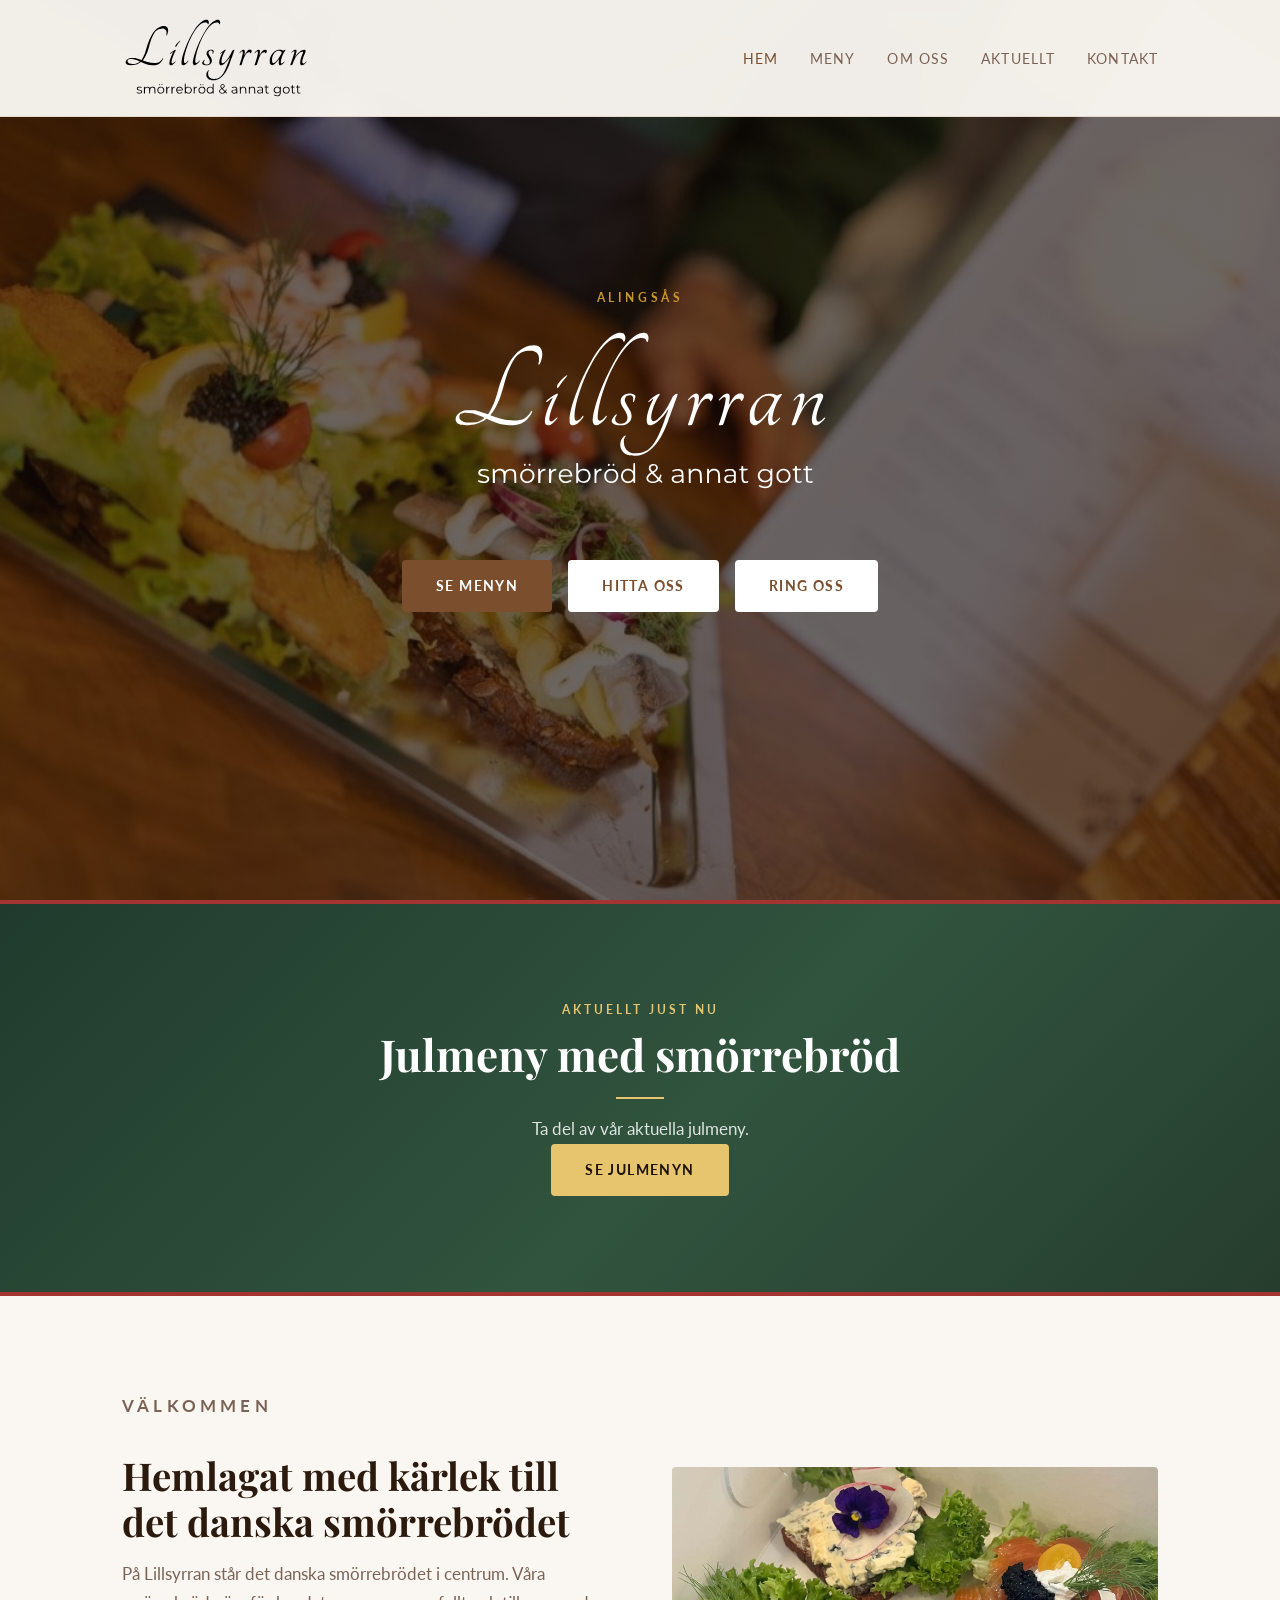
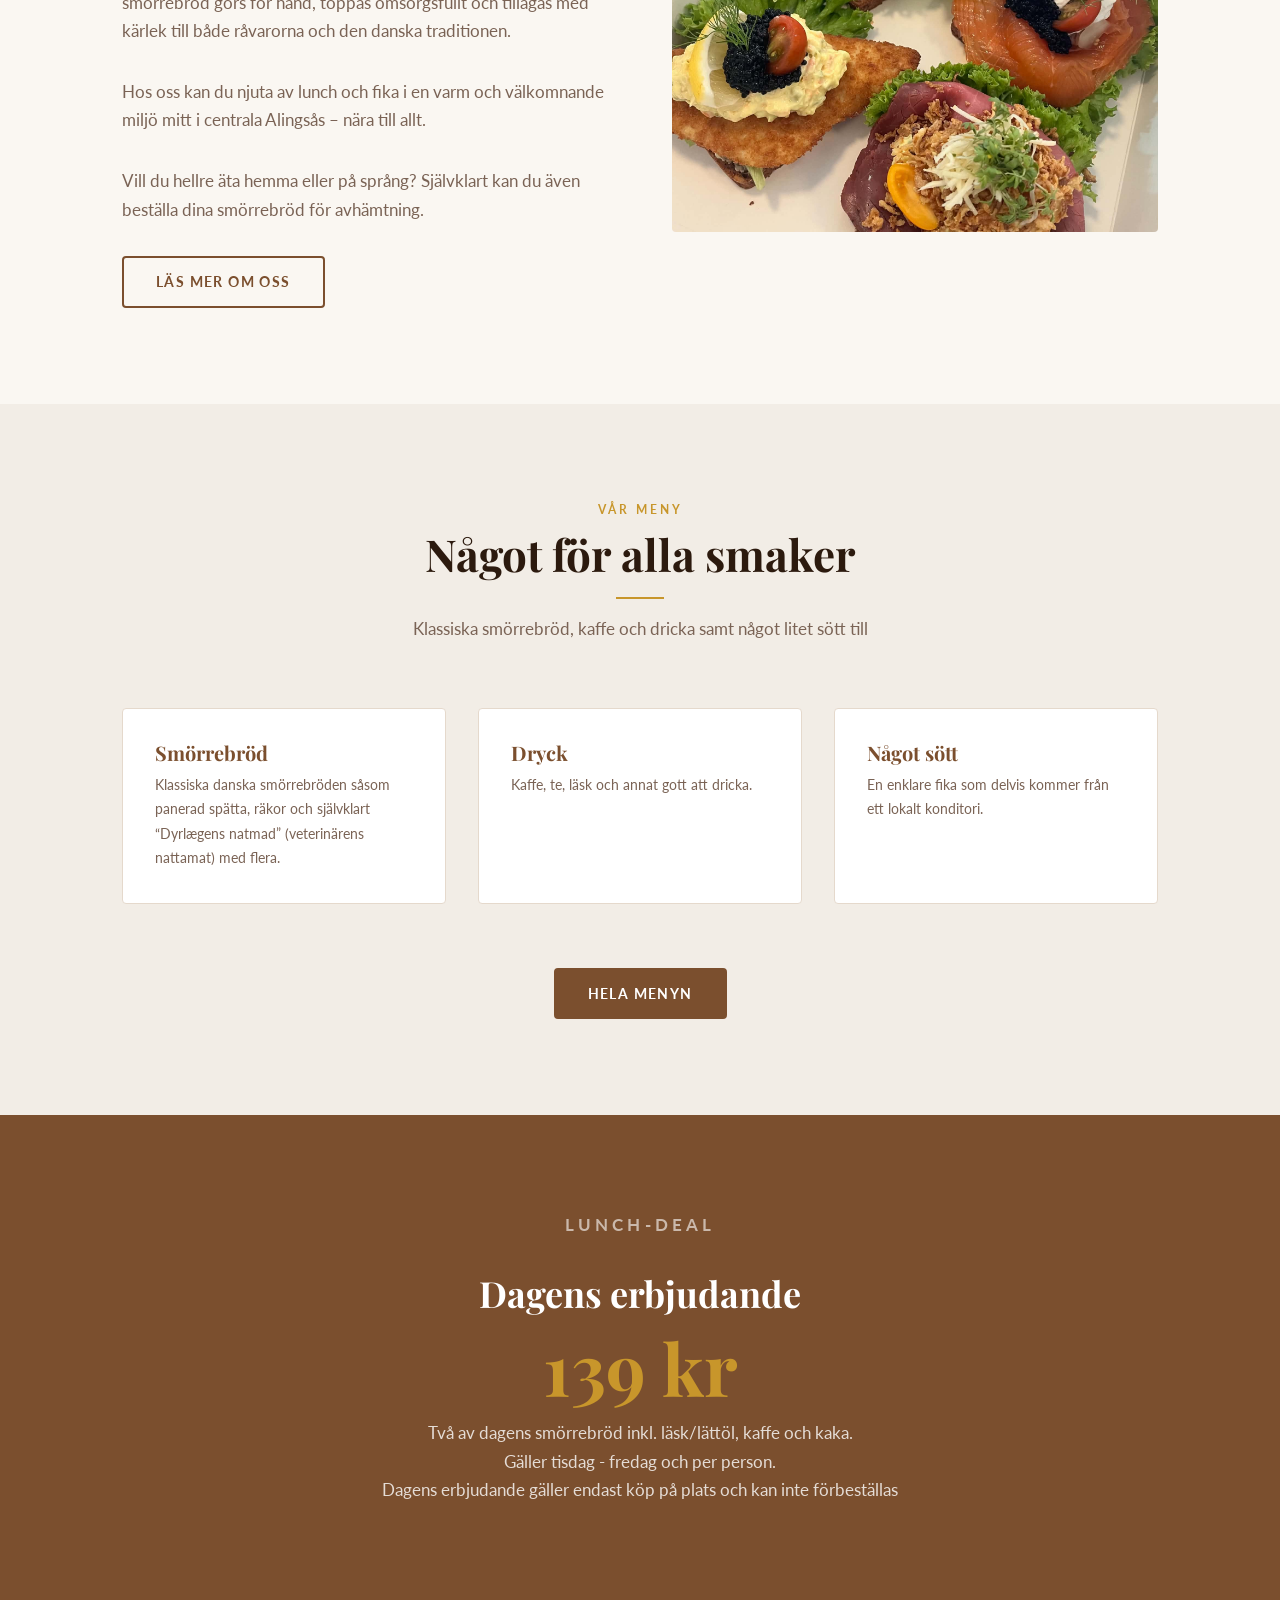
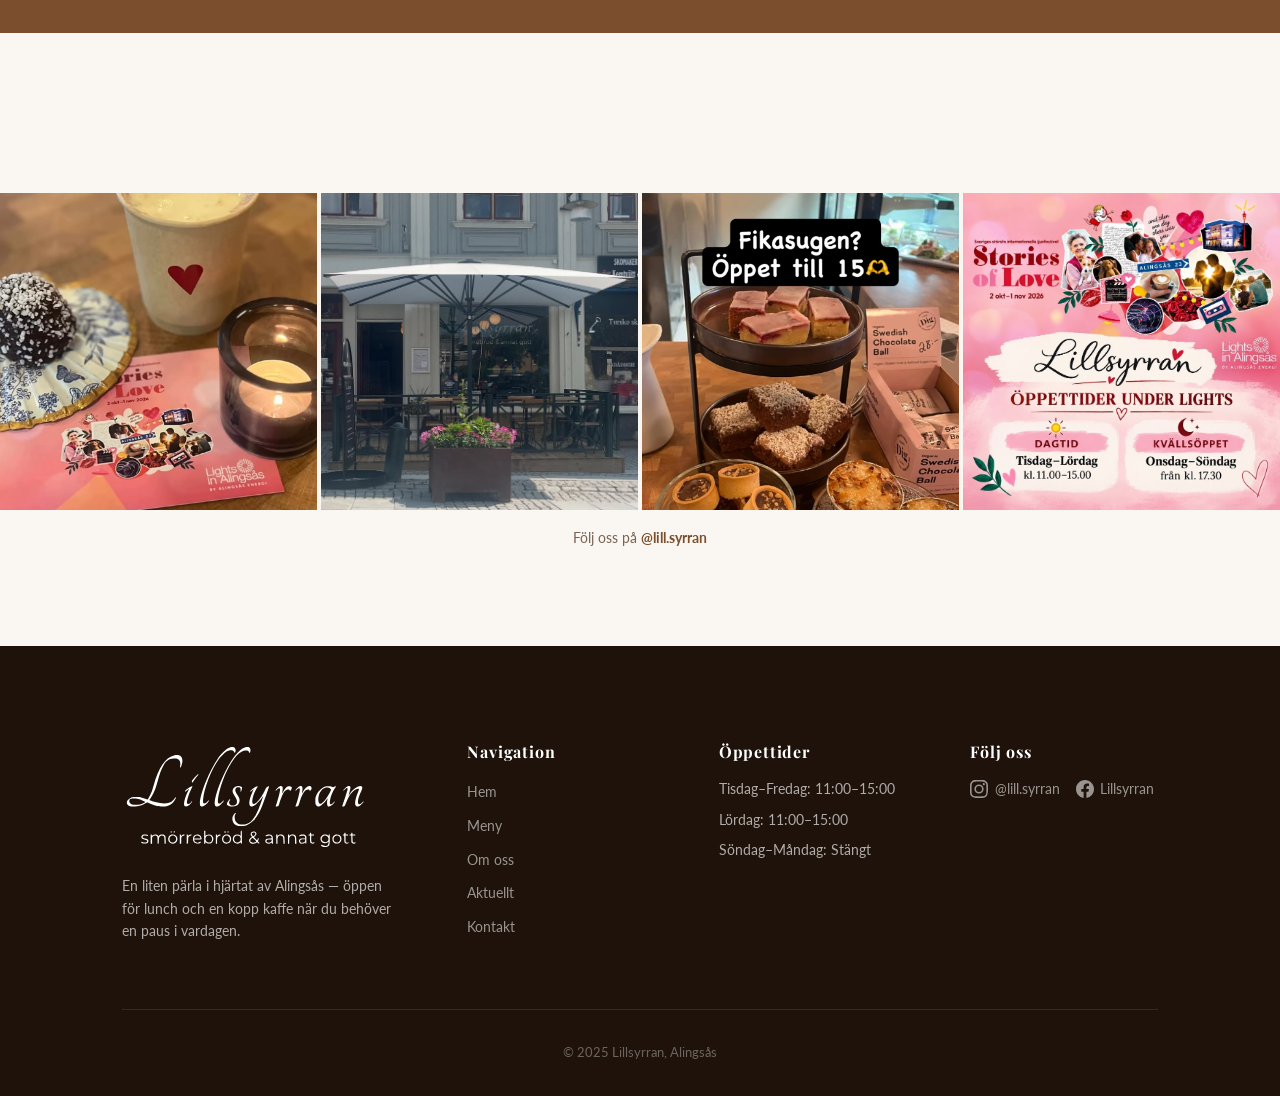
<file: index.html>
<!DOCTYPE html>
<html lang="sv">
<head>
  <meta charset="UTF-8" />
  <meta name="viewport" content="width=device-width, initial-scale=1.0" />
  <title>Lillsyrran — smörrebröd &amp; annat gott</title>
  <meta name="description" content="Lillsyrran i Alingsås — smörrebröd &amp; annat gott. Välkommen in för lunch, takeaway och gott sällskap." />
  <link rel="preconnect" href="https://fonts.googleapis.com" />
  <link rel="preconnect" href="https://fonts.gstatic.com" crossorigin />
  <link href="https://fonts.googleapis.com/css2?family=Pinyon+Script&family=Playfair+Display:ital,wght@0,400;0,600;0,700;1,400&family=Lato:wght@300;400;700&display=swap" rel="stylesheet" />
  <link rel="stylesheet" href="css/style.css" />
</head>
<body>

  <!-- ── Header / Navigation ── -->
  <header class="site-header">
    <nav class="nav-container" aria-label="Huvudnavigation">
      <a href="index.html" class="nav-logo" aria-label="Lillsyrran – hem">
        <img src="images/logo.svg" alt="Lillsyrran — smörrebröd &amp; annat gott" />
      </a>
      <button class="nav-toggle" aria-expanded="false" aria-controls="main-nav" aria-label="Öppna meny">
        <span></span><span></span><span></span>
      </button>
      <ul class="nav-links" id="main-nav" role="list">
        <li><a href="index.html">Hem</a></li>
        <li><a href="meny.html">Meny</a></li>
        <li><a href="om-oss.html">Om oss</a></li>
        <li><a href="aktuellt.html">Aktuellt</a></li>
        <li><a href="kontakt.html">Kontakt</a></li>
      </ul>
    </nav>
  </header>

  <main>

    <!-- ── Hero ── -->
    <section class="hero" aria-label="Välkommen">
      <div class="hero-content">
        <p class="hero-eyebrow">Alingsås</p>
        <img src="images/logo.svg" alt="Lillsyrran — smörrebröd &amp; annat gott" class="hero-logo" />
        <div class="hero-cta">
          <a href="meny.html" class="btn btn-primary">Se menyn</a>
          <a href="kontakt.html" class="btn btn-light">Hitta oss</a>
          <a href="tel:0322670035" class="btn btn-light" data-cms-call-link>Ring oss</a>
        </div>
      </div>
    </section>

    <section class="section section-alt christmas-announcement" aria-labelledby="christmas-announcement-title">
      <div class="container text-center">
        <p class="section-label">Aktuellt just nu</p>
        <h2 class="section-title" id="christmas-announcement-title">Julmeny med smörrebröd</h2>
        <div class="divider"></div>
        <p class="section-desc">Ta del av vår aktuella julmeny.</p>
        <a href="aktuellt.html" class="btn btn-primary">Se julmenyn</a>
      </div>
    </section>

    <!-- ── Intro / About strip ── -->
    <section class="section" aria-label="Om oss">
      <div class="container">
        <div class="intro-grid">
          <div class="intro-text">
            <p class="section-label">Välkommen</p>
            <h2>Hemlagat med kärlek till det danska smörrebrödet</h2>
            <p>
              På Lillsyrran står det danska smörrebrödet i centrum. Våra smörrebröd görs för hand,
              toppas omsorgsfullt och tillagas med kärlek till både råvarorna och den danska traditionen.
            </p>
            <p>
              Hos oss kan du njuta av lunch och fika i en varm och välkomnande miljö mitt i centrala
              Alingsås – nära till allt.
            </p>
            <p>
              Vill du hellre äta hemma eller på språng? Självklart kan du även beställa dina smörrebröd
              för avhämtning.
            </p>
            <a href="om-oss.html" class="btn btn-outline">Läs mer om oss</a>
          </div>
          <div class="intro-image" aria-hidden="true">
            <img src="images/homecooked.png" alt="Smörrebröd från Lillsyrran" />
          </div>
        </div>
      </div>
    </section>

    <!-- ── Menu preview ── -->
    <section class="section section-alt" aria-label="Meny i korthet">
      <div class="container">
        <div class="section-header">
          <p class="section-label">Vår meny</p>
          <h2 class="section-title">Något för alla smaker</h2>
          <div class="divider"></div>
          <p class="section-desc">Klassiska smörrebröd, kaffe och dricka samt något litet sött till</p>
        </div>

        <div class="menu-preview-grid">
          <div class="menu-preview-card">
            <h3>Smörrebröd</h3>
            <p>Klassiska danska smörrebröden såsom panerad spätta, räkor och självklart “Dyrlægens natmad” (veterinärens nattamat) med flera.</p>
          </div>
          <div class="menu-preview-card">
            <h3>Dryck</h3>
            <p>Kaffe, te, läsk och annat gott att dricka.</p>
          </div>
          <div class="menu-preview-card">
            <h3>Något sött</h3>
            <p>En enklare fika som delvis kommer från ett lokalt konditori.</p>
          </div>
        </div>

        <div class="text-center">
          <a href="meny.html" class="btn btn-primary">Hela menyn</a>
        </div>
      </div>
    </section>

    <!-- ── Dagens erbjudande ── -->
    <section class="offer-banner" aria-label="Dagens erbjudande">
      <p class="section-label" style="color: rgba(255,255,255,0.6);">Lunch-deal</p>
      <h2>Dagens erbjudande</h2>
      <div class="offer-price">139 kr</div>
      <p>
        Två av dagens smörrebröd inkl. läsk/lättöl, kaffe och kaka.<br />
        Gäller tisdag - fredag och per person.<br />
        Dagens erbjudande gäller endast köp på plats och kan inte förbeställas
      </p>
    </section>

    <!-- ── Events teaser + Instagram carousel ── -->
    <section class="section aktuellt-home-section" aria-label="Aktuellt">
      <div class="container" data-events-teaser>
        <div class="section-header">
          <p class="section-label">Aktuellt</p>
          <h2 class="section-title">Vad händer hos oss?</h2>
          <div class="divider"></div>
          <p class="section-desc">Vi anordnar säsongsbetonade specialmenyer och trevliga tillställningar. Håll utkik!</p>
        </div>
        <div class="text-center">
          <a href="aktuellt.html" class="btn btn-outline" data-events-cta>Se allt aktuellt</a>
        </div>
      </div>

      <!-- Instagram photo carousel -->
      <!-- To replace placeholders: swap each src with a real image downloaded from @lill.syrran -->
      <div class="insta-carousel" aria-label="Bilder från Instagram">
        <button class="insta-arrow insta-arrow-prev" aria-label="Föregående bild">&#8249;</button>
        <div class="insta-viewport">
          <div class="insta-track" id="instaTrack">
            <a href="https://www.instagram.com/lill.syrran/" target="_blank" rel="noopener noreferrer" class="insta-slide">
              <img src="images/lillinsta2.png" alt="Instagram-bild 1 från @lill.syrran — byt ut mot riktig bild" />
            </a>
            <a href="https://www.instagram.com/lill.syrran/" target="_blank" rel="noopener noreferrer" class="insta-slide">
              <img src="images/lillsyrrainstabild2.png" alt="Instagram-bild 2 från @lill.syrran — byt ut mot riktig bild" />
            </a>
            <a href="https://www.instagram.com/lill.syrran/" target="_blank" rel="noopener noreferrer" class="insta-slide">
              <img src="images/lillsyrrainstabild4.png" alt="Instagram-bild 3 från @lill.syrran — byt ut mot riktig bild" />
            </a>
            <a href="https://www.instagram.com/lill.syrran/" target="_blank" rel="noopener noreferrer" class="insta-slide">
              <img src="images/lillinsta1.png" alt="Instagram-bild 4 från @lill.syrran — byt ut mot riktig bild" />
            </a>
            <a href="https://www.instagram.com/lill.syrran/" target="_blank" rel="noopener noreferrer" class="insta-slide">
              <img src="images/lillinsta3.png" alt="Instagram-bild 5 från @lill.syrran — byt ut mot riktig bild" />
            </a>
          </div>
        </div>
        <button class="insta-arrow insta-arrow-next" aria-label="Nästa bild">&#8250;</button>
      </div>
      <p class="insta-caption">
        Följ oss på
        <a href="https://www.instagram.com/lill.syrran/" target="_blank" rel="noopener noreferrer">@lill.syrran</a>
      </p>
    </section>

  </main>

  <!-- ── Footer ── -->
  <footer class="site-footer" aria-label="Sidfot">
    <div class="container">
      <div class="footer-grid">
        <div class="footer-brand">
          <a href="index.html" class="footer-logo-link">
            <img src="images/logo.svg" alt="Lillsyrran" class="footer-logo-img" />
          </a>
          <p class="footer-brand-desc">
            En liten pärla i hjärtat av Alingsås — öppen för lunch och en kopp kaffe
            när du behöver en paus i vardagen.
          </p>
        </div>
        <div class="footer-col">
          <h4>Navigation</h4>
          <ul>
            <li><a href="index.html">Hem</a></li>
            <li><a href="meny.html">Meny</a></li>
            <li><a href="om-oss.html">Om oss</a></li>
            <li><a href="aktuellt.html">Aktuellt</a></li>
            <li><a href="kontakt.html">Kontakt</a></li>
          </ul>
        </div>
        <div class="footer-col">
          <h4>Öppettider</h4>
          <div data-cms-footer-hours>
            <p>Tisdag–Fredag: 11:00–15:00</p>
            <p>Lördag: 11:00–15:00</p>
            <p>Söndag–Måndag: Stängt</p>
          </div>
        </div>
        <div class="footer-col">
          <h4>Följ oss</h4>
          <div class="footer-social">
            <a href="https://www.instagram.com/lill.syrran/" target="_blank" rel="noopener noreferrer" class="footer-social-link">
              <svg viewBox="0 0 24 24" aria-hidden="true"><path d="M12 2.163c3.204 0 3.584.012 4.85.07 1.366.062 2.633.336 3.608 1.31.975.975 1.248 2.242 1.31 3.608.058 1.266.07 1.646.07 4.849s-.012 3.583-.07 4.85c-.062 1.366-.335 2.633-1.31 3.608-.975.974-2.242 1.248-3.608 1.31-1.266.058-1.646.07-4.85.07s-3.583-.012-4.849-.07c-1.366-.062-2.633-.336-3.608-1.31-.974-.975-1.248-2.242-1.31-3.608C2.175 15.583 2.163 15.203 2.163 12s.012-3.584.07-4.85c.062-1.366.336-2.633 1.31-3.608.975-.974 2.242-1.248 3.608-1.31C8.417 2.175 8.797 2.163 12 2.163zm0-2.163C8.741 0 8.333.014 7.053.072 5.197.152 3.547.673 2.28 1.94.013 4.207-.001 5.857.072 7.053.014 8.333 0 8.741 0 12c0 3.259.014 3.667.072 4.947.077 1.797.598 3.446 1.865 4.713 1.267 1.267 2.916 1.788 4.713 1.865C8.333 23.986 8.741 24 12 24s3.667-.014 4.947-.072c1.797-.077 3.446-.598 4.713-1.865 1.267-1.267 1.788-2.916 1.865-4.713C23.986 15.667 24 15.259 24 12s-.014-3.667-.072-4.947c-.077-1.797-.598-3.446-1.865-4.713C20.796.673 19.147.152 17.35.072 16.07.014 15.662 0 12 0zm0 5.838A6.162 6.162 0 0 0 5.838 12 6.162 6.162 0 0 0 12 18.162 6.162 6.162 0 0 0 18.162 12 6.162 6.162 0 0 0 12 5.838zm0 10.162A4 4 0 1 1 12 8a4 4 0 0 1 0 8zm6.406-11.845a1.44 1.44 0 1 0 0 2.881 1.44 1.44 0 0 0 0-2.881z"/></svg>
              @lill.syrran
            </a>
            <a href="https://www.facebook.com/p/Lillsyrran-61569865738957/" target="_blank" rel="noopener noreferrer" class="footer-social-link">
              <svg viewBox="0 0 24 24" aria-hidden="true"><path d="M24 12.073C24 5.406 18.627 0 12 0S0 5.406 0 12.073C0 18.1 4.388 23.094 10.125 24v-8.437H7.078v-3.49h3.047V9.41c0-3.025 1.792-4.697 4.533-4.697 1.312 0 2.686.235 2.686.235v2.97h-1.513c-1.491 0-1.956.93-1.956 1.874v2.25h3.328l-.532 3.49h-2.796V24C19.612 23.094 24 18.1 24 12.073z"/></svg>
              Lillsyrran
            </a>
          </div>
        </div>
      </div>
      <div class="footer-bottom">
        <p>&copy; 2025 Lillsyrran, Alingsås</p>
      </div>
    </div>
  </footer>

  <script src="js/main.js"></script>
  <script src="js/cms-content.js"></script>
  <script src="https://identity.netlify.com/v1/netlify-identity-widget.js"></script>
  <script src="js/identity-init.js"></script>
</body>
</html>
</file>
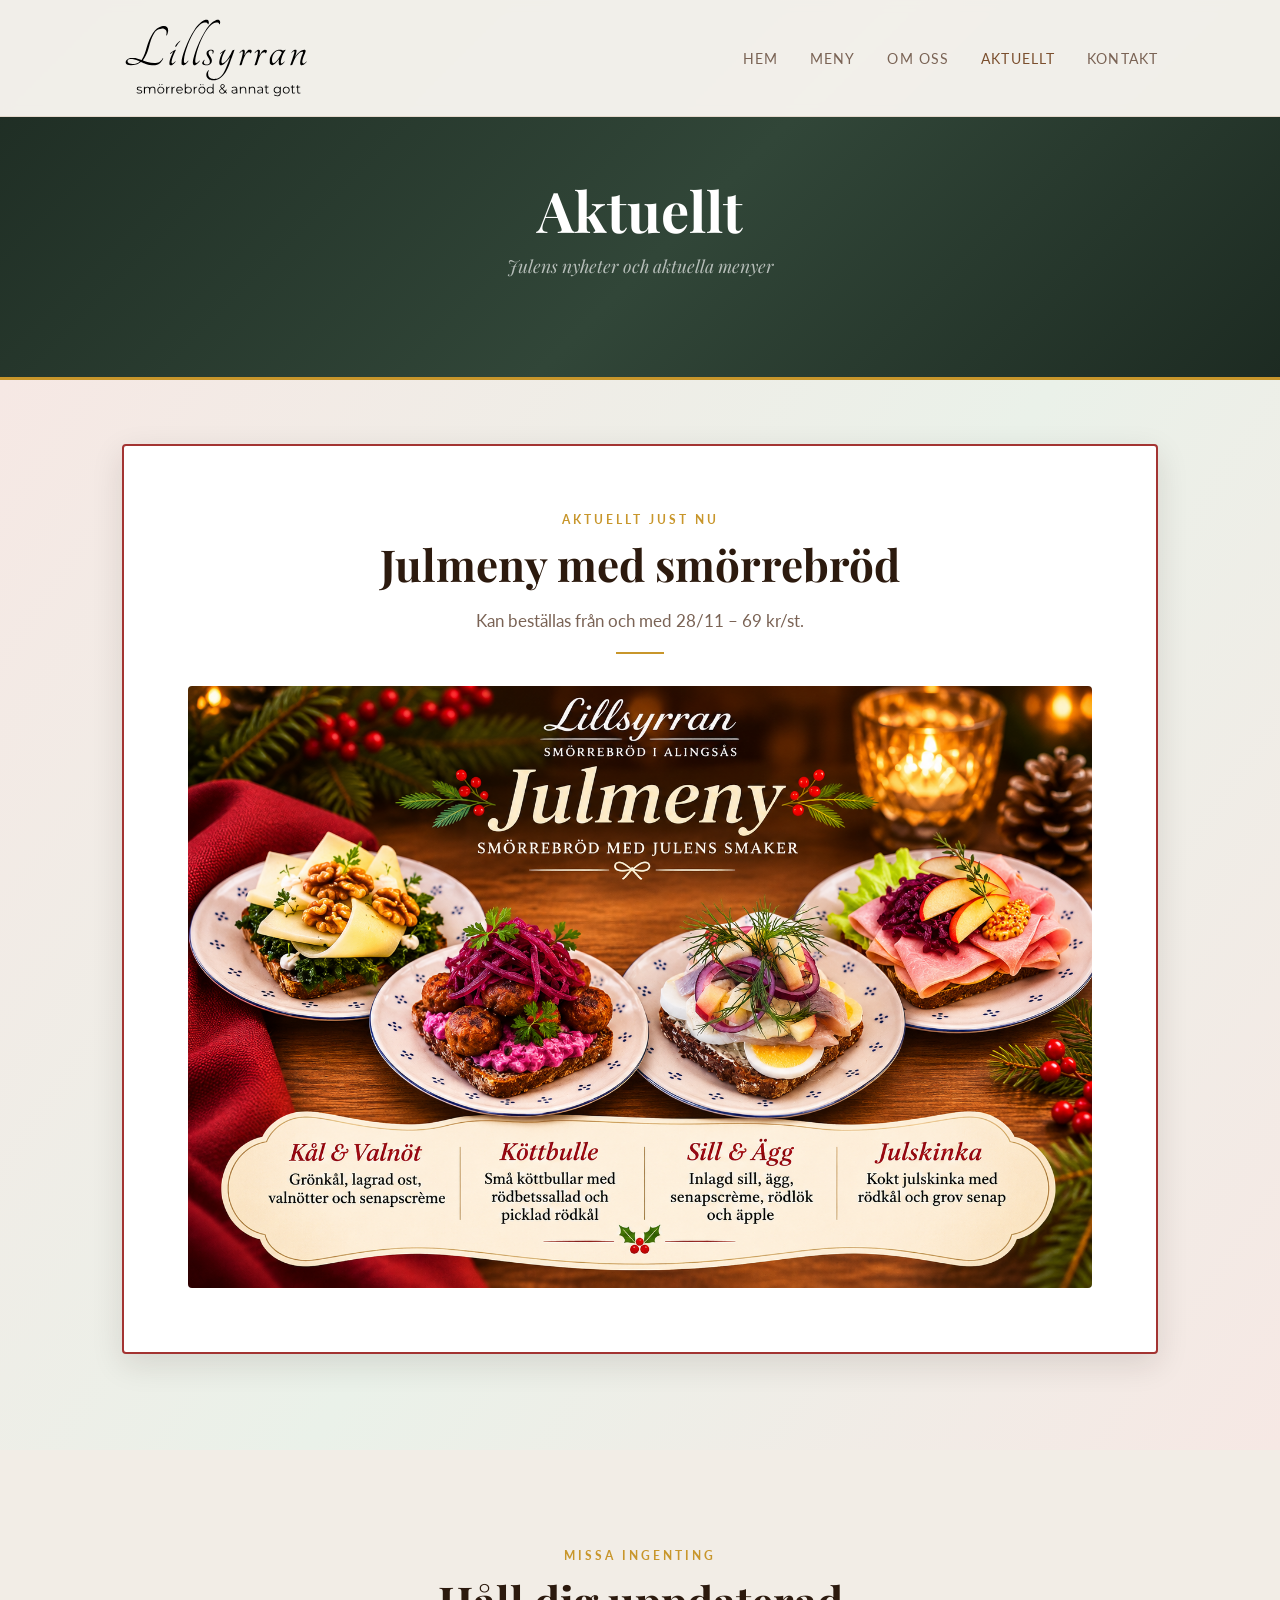
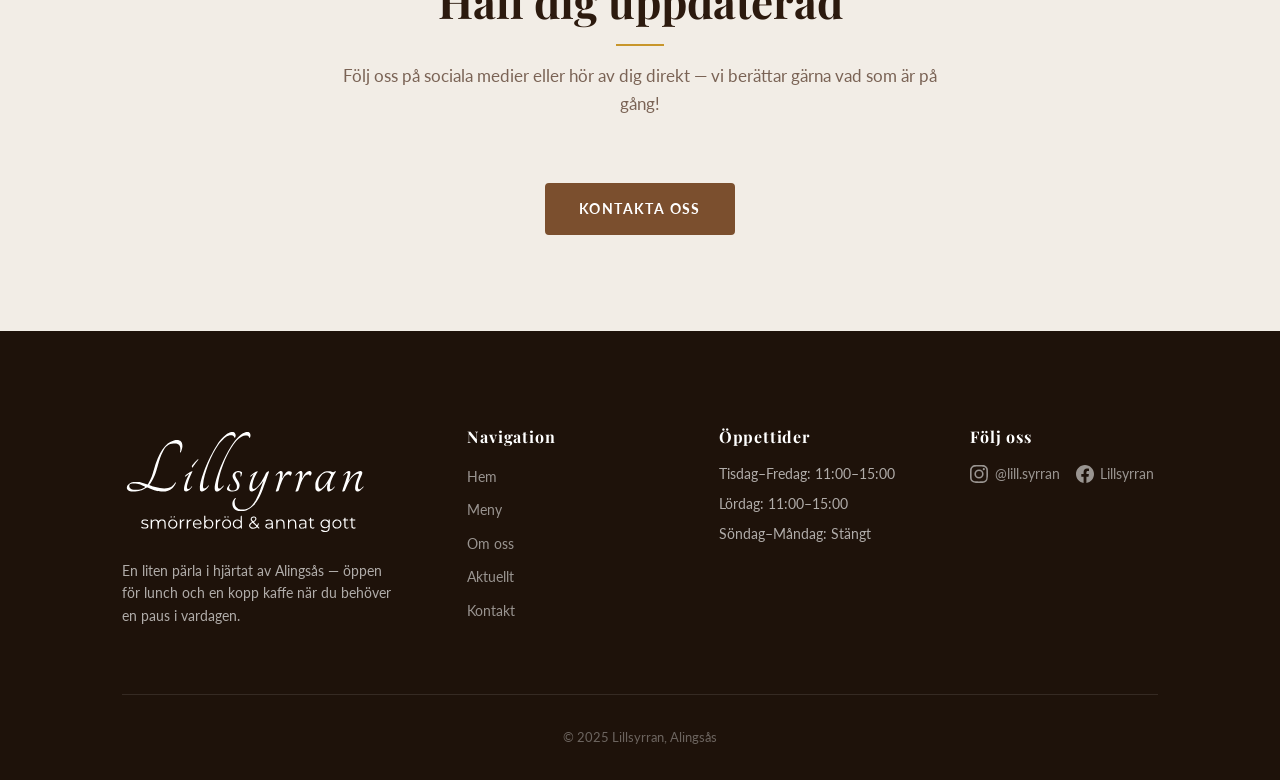
<file: aktuellt.html>
<!DOCTYPE html>
<html lang="sv">
<head>
  <meta charset="UTF-8" />
  <meta name="viewport" content="width=device-width, initial-scale=1.0" />
  <title>Aktuellt — Lillsyrran</title>
  <meta name="description" content="Aktuella nyheter, specialmenyer och evenemang på Lillsyrran i Alingsås." />
  <link rel="preconnect" href="https://fonts.googleapis.com" />
  <link rel="preconnect" href="https://fonts.gstatic.com" crossorigin />
  <link href="https://fonts.googleapis.com/css2?family=Pinyon+Script&family=Playfair+Display:ital,wght@0,400;0,600;0,700;1,400&family=Lato:wght@300;400;700&display=swap" rel="stylesheet" />
  <link rel="stylesheet" href="css/style.css" />
</head>
<body>

  <!-- ── Header / Navigation ── -->
  <header class="site-header">
    <nav class="nav-container" aria-label="Huvudnavigation">
      <a href="index.html" class="nav-logo" aria-label="Lillsyrran – hem">
        <img src="images/logo.svg" alt="Lillsyrran — smörrebröd &amp; annat gott" />
      </a>
      <button class="nav-toggle" aria-expanded="false" aria-controls="main-nav" aria-label="Öppna meny">
        <span></span><span></span><span></span>
      </button>
      <ul class="nav-links" id="main-nav" role="list">
        <li><a href="index.html">Hem</a></li>
        <li><a href="meny.html">Meny</a></li>
        <li><a href="om-oss.html">Om oss</a></li>
        <li><a href="aktuellt.html">Aktuellt</a></li>
        <li><a href="kontakt.html">Kontakt</a></li>
      </ul>
    </nav>
  </header>

  <main class="aktuellt-page">

    <!-- ── Page Hero ── -->
    <section class="page-hero page-hero-christmas" aria-label="Aktuellt">
      <h1>Aktuellt</h1>
      <p>Julens nyheter och aktuella menyer</p>
    </section>

    <section class="section section-alt christmas-menu-section" aria-labelledby="christmas-menu-title">
      <div class="container">
        <article class="christmas-menu">
          <p class="section-label">Aktuellt just nu</p>
          <h2 class="section-title" id="christmas-menu-title">Julmeny med smörrebröd</h2>
          <p class="section-desc">Kan beställas från och med 28/11 – 69 kr/st.</p>
          <div class="divider"></div>
          <img
            class="christmas-menu-image"
            src="images/Julmeny med smörrebröd.png"
            alt="Julmeny med smörrebröd från Lillsyrran"
          />
        </article>
      </div>
    </section>

    <!-- ── Events list ── -->
    <section class="section" aria-label="Aktuellt" data-events-list-section>
      <div class="container">
        <div class="section-header">
          <p class="section-label">Senaste nytt</p>
          <h2 class="section-title">Vad händer hos oss?</h2>
          <div class="divider"></div>
          <p class="section-desc">Vi håller dig uppdaterad om säsongsmenyer, tillfälliga specialerbjudanden och roliga nyheter.</p>
        </div>

        <div class="events-grid" id="events-list"></div>
      </div>
    </section>

    <!-- ── Newsletter / Follow CTA ── -->
    <section class="section section-alt" aria-label="Håll dig uppdaterad">
      <div class="container text-center">
        <p class="section-label">Missa ingenting</p>
        <h2 class="section-title">Håll dig uppdaterad</h2>
        <div class="divider"></div>
        <p class="section-desc">
          Följ oss på sociala medier eller hör av dig direkt — vi berättar gärna vad som är på gång!
        </p>
        <div class="hero-cta mt-lg">
          <a href="kontakt.html" class="btn btn-primary">Kontakta oss</a>
        </div>
      </div>
    </section>

  </main>

  <!-- ── Footer ── -->
  <footer class="site-footer" aria-label="Sidfot">
    <div class="container">
      <div class="footer-grid">
        <div class="footer-brand">
          <a href="index.html" class="footer-logo-link">
            <img src="images/logo.svg" alt="Lillsyrran" class="footer-logo-img" />
          </a>
          <p class="footer-brand-desc">
            En liten pärla i hjärtat av Alingsås — öppen för lunch och en kopp kaffe
            när du behöver en paus i vardagen.
          </p>
        </div>
        <div class="footer-col">
          <h4>Navigation</h4>
          <ul>
            <li><a href="index.html">Hem</a></li>
            <li><a href="meny.html">Meny</a></li>
            <li><a href="om-oss.html">Om oss</a></li>
            <li><a href="aktuellt.html">Aktuellt</a></li>
            <li><a href="kontakt.html">Kontakt</a></li>
          </ul>
        </div>
        <div class="footer-col">
          <h4>Öppettider</h4>
          <div data-cms-footer-hours>
            <p>Tisdag–Fredag: 11:00–15:00</p>
            <p>Lördag: 11:00–15:00</p>
            <p>Söndag–Måndag: Stängt</p>
          </div>
        </div>
        <div class="footer-col">
          <h4>Följ oss</h4>
          <div class="footer-social">
            <a href="https://www.instagram.com/lill.syrran/" target="_blank" rel="noopener noreferrer" class="footer-social-link">
              <svg viewBox="0 0 24 24" aria-hidden="true"><path d="M12 2.163c3.204 0 3.584.012 4.85.07 1.366.062 2.633.336 3.608 1.31.975.975 1.248 2.242 1.31 3.608.058 1.266.07 1.646.07 4.849s-.012 3.583-.07 4.85c-.062 1.366-.335 2.633-1.31 3.608-.975.974-2.242 1.248-3.608 1.31-1.266.058-1.646.07-4.85.07s-3.583-.012-4.849-.07c-1.366-.062-2.633-.336-3.608-1.31-.974-.975-1.248-2.242-1.31-3.608C2.175 15.583 2.163 15.203 2.163 12s.012-3.584.07-4.85c.062-1.366.336-2.633 1.31-3.608.975-.974 2.242-1.248 3.608-1.31C8.417 2.175 8.797 2.163 12 2.163zm0-2.163C8.741 0 8.333.014 7.053.072 5.197.152 3.547.673 2.28 1.94.013 4.207-.001 5.857.072 7.053.014 8.333 0 8.741 0 12c0 3.259.014 3.667.072 4.947.077 1.797.598 3.446 1.865 4.713 1.267 1.267 2.916 1.788 4.713 1.865C8.333 23.986 8.741 24 12 24s3.667-.014 4.947-.072c1.797-.077 3.446-.598 4.713-1.865 1.267-1.267 1.788-2.916 1.865-4.713C23.986 15.667 24 15.259 24 12s-.014-3.667-.072-4.947c-.077-1.797-.598-3.446-1.865-4.713C20.796.673 19.147.152 17.35.072 16.07.014 15.662 0 12 0zm0 5.838A6.162 6.162 0 0 0 5.838 12 6.162 6.162 0 0 0 12 18.162 6.162 6.162 0 0 0 18.162 12 6.162 6.162 0 0 0 12 5.838zm0 10.162A4 4 0 1 1 12 8a4 4 0 0 1 0 8zm6.406-11.845a1.44 1.44 0 1 0 0 2.881 1.44 1.44 0 0 0 0-2.881z"/></svg>
              @lill.syrran
            </a>
            <a href="https://www.facebook.com/p/Lillsyrran-61569865738957/" target="_blank" rel="noopener noreferrer" class="footer-social-link">
              <svg viewBox="0 0 24 24" aria-hidden="true"><path d="M24 12.073C24 5.406 18.627 0 12 0S0 5.406 0 12.073C0 18.1 4.388 23.094 10.125 24v-8.437H7.078v-3.49h3.047V9.41c0-3.025 1.792-4.697 4.533-4.697 1.312 0 2.686.235 2.686.235v2.97h-1.513c-1.491 0-1.956.93-1.956 1.874v2.25h3.328l-.532 3.49h-2.796V24C19.612 23.094 24 18.1 24 12.073z"/></svg>
              Lillsyrran
            </a>
          </div>
        </div>
      </div>
      <div class="footer-bottom">
        <p>&copy; 2025 Lillsyrran, Alingsås</p>
      </div>
    </div>
  </footer>

  <script src="js/main.js"></script>
  <script src="js/cms-content.js"></script>
  <script src="https://identity.netlify.com/v1/netlify-identity-widget.js"></script>
  <script src="js/identity-init.js"></script>
</body>
</html>
</file>
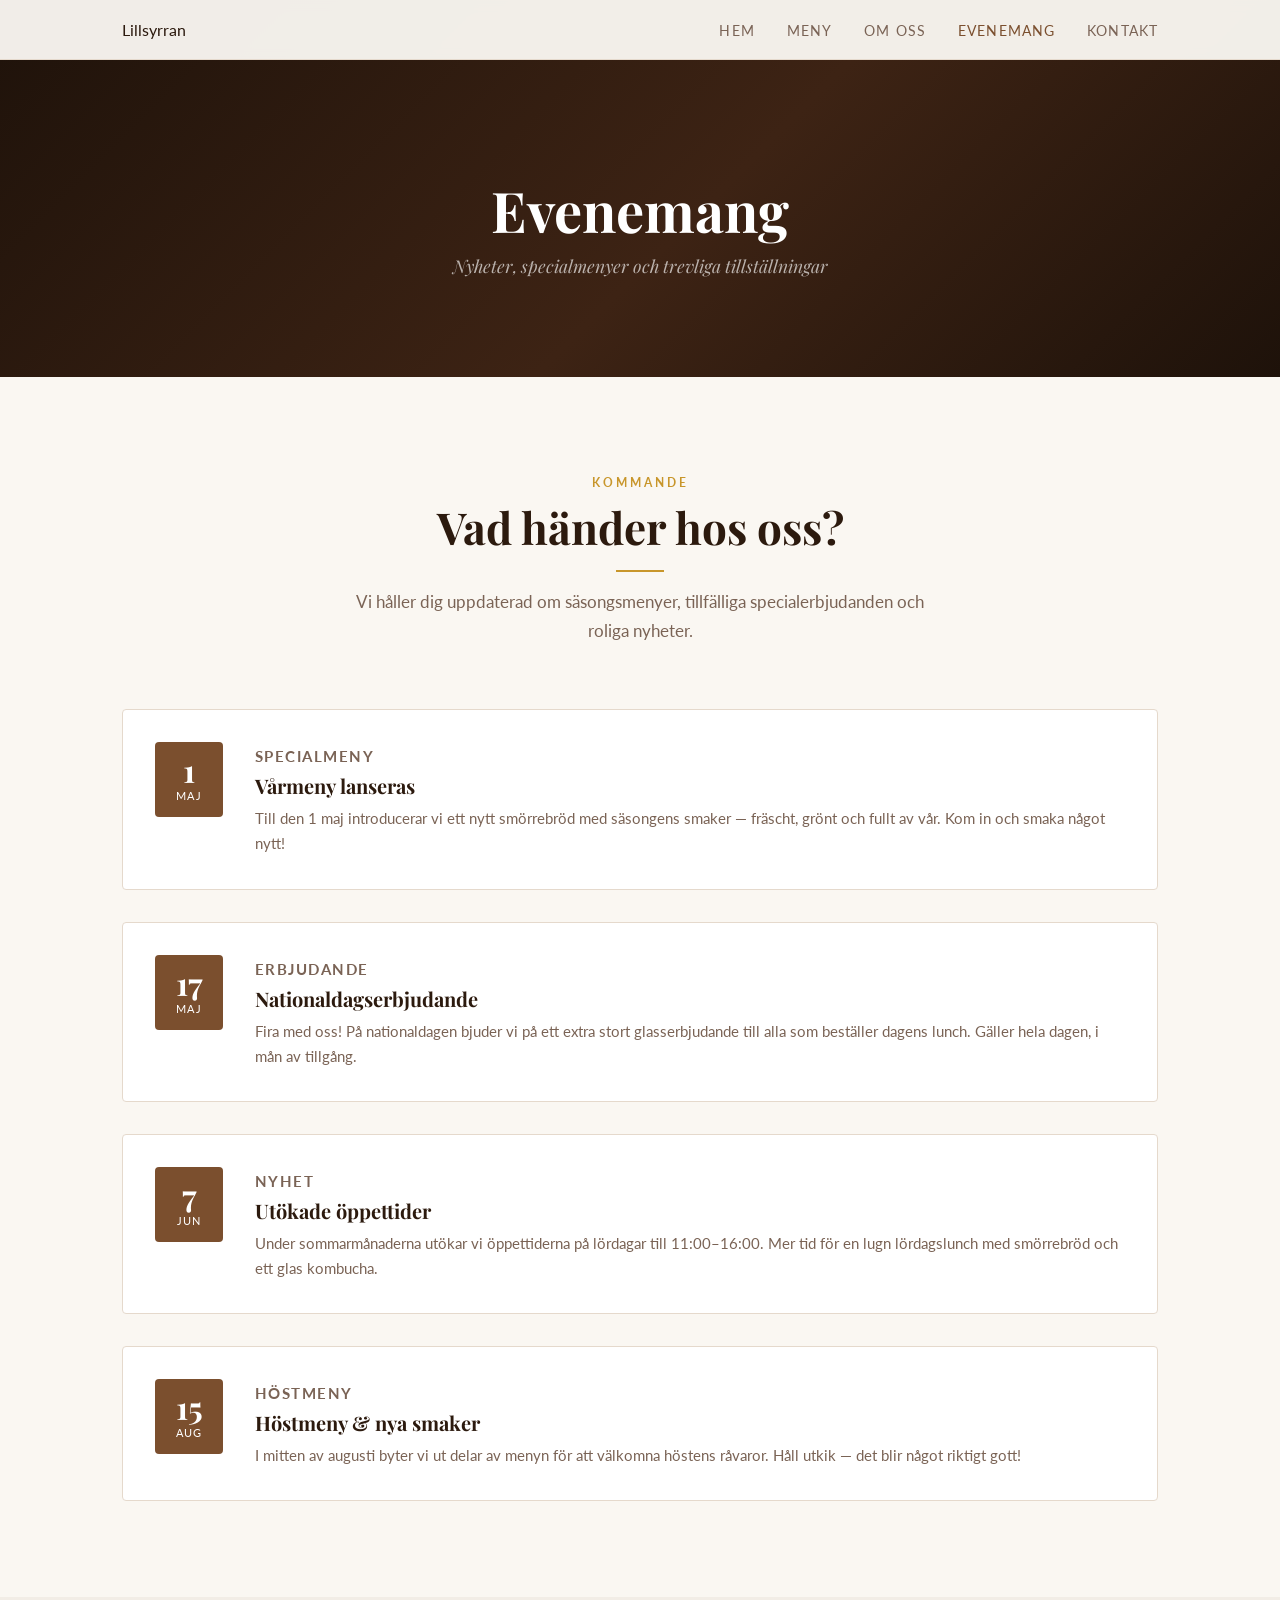
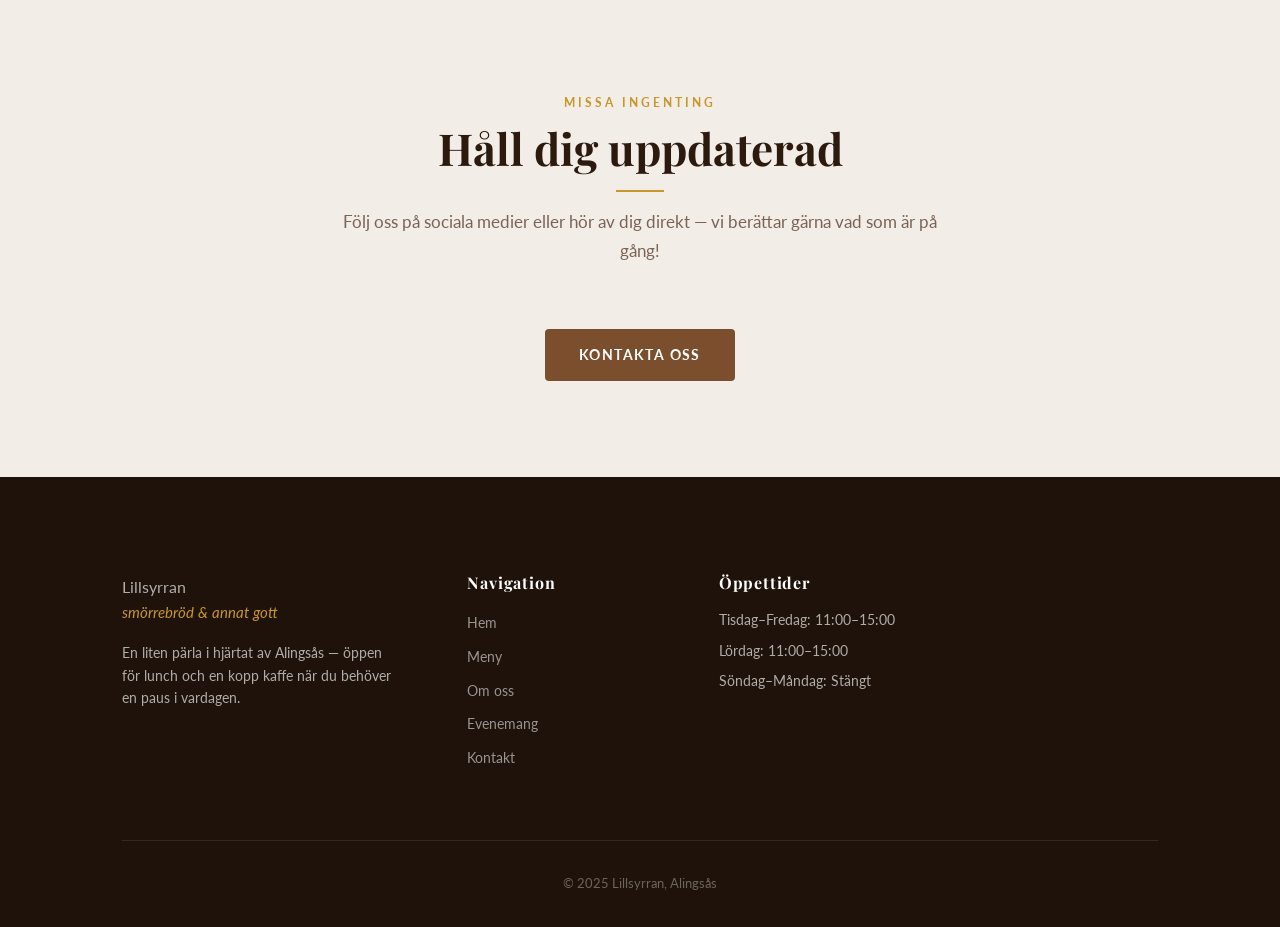
<file: evenemang.html>
<!DOCTYPE html>
<html lang="sv">
<head>
  <meta charset="UTF-8" />
  <meta name="viewport" content="width=device-width, initial-scale=1.0" />
  <title>Evenemang — Lillsyrran</title>
  <meta name="description" content="Kommande evenemang och specialmenyer på Lillsyrran i Alingsås." />
  <link rel="preconnect" href="https://fonts.googleapis.com" />
  <link rel="preconnect" href="https://fonts.gstatic.com" crossorigin />
  <link href="https://fonts.googleapis.com/css2?family=Playfair+Display:ital,wght@0,400;0,600;0,700;1,400&family=Lato:wght@300;400;700&display=swap" rel="stylesheet" />
  <link rel="stylesheet" href="css/style.css" />
</head>
<body>

  <!-- ── Header / Navigation ── -->
  <header class="site-header">
    <nav class="nav-container" aria-label="Huvudnavigation">
      <a href="index.html" class="nav-logo" aria-label="Lillsyrran – hem">Lillsyrran</a>
      <button class="nav-toggle" aria-expanded="false" aria-controls="main-nav" aria-label="Öppna meny">
        <span></span><span></span><span></span>
      </button>
      <ul class="nav-links" id="main-nav" role="list">
        <li><a href="index.html">Hem</a></li>
        <li><a href="meny.html">Meny</a></li>
        <li><a href="om-oss.html">Om oss</a></li>
        <li><a href="evenemang.html">Evenemang</a></li>
        <li><a href="kontakt.html">Kontakt</a></li>
      </ul>
    </nav>
  </header>

  <main>

    <!-- ── Page Hero ── -->
    <section class="page-hero" aria-label="Evenemang">
      <h1>Evenemang</h1>
      <p>Nyheter, specialmenyer och trevliga tillställningar</p>
    </section>

    <!-- ── Events list ── -->
    <section class="section" aria-label="Kommande evenemang">
      <div class="container">
        <div class="section-header">
          <p class="section-label">Kommande</p>
          <h2 class="section-title">Vad händer hos oss?</h2>
          <div class="divider"></div>
          <p class="section-desc">Vi håller dig uppdaterad om säsongsmenyer, tillfälliga specialerbjudanden och roliga nyheter.</p>
        </div>

        <div class="events-grid">

          <article class="event-card">
            <div class="event-date" aria-label="Datum">
              <div class="day">1</div>
              <div class="month">Maj</div>
            </div>
            <div class="event-info">
              <p class="event-tag">Specialmeny</p>
              <h3>Vårmeny lanseras</h3>
              <p>
                Till den 1 maj introducerar vi ett nytt smörrebröd med säsongens smaker — fräscht,
                grönt och fullt av vår.  Kom in och smaka något nytt!
              </p>
            </div>
          </article>

          <article class="event-card">
            <div class="event-date" aria-label="Datum">
              <div class="day">17</div>
              <div class="month">Maj</div>
            </div>
            <div class="event-info">
              <p class="event-tag">Erbjudande</p>
              <h3>Nationaldagserbjudande</h3>
              <p>
                Fira med oss! På nationaldagen bjuder vi på ett extra stort glasserbjudande till
                alla som beställer dagens lunch. Gäller hela dagen, i mån av tillgång.
              </p>
            </div>
          </article>

          <article class="event-card">
            <div class="event-date" aria-label="Datum">
              <div class="day">7</div>
              <div class="month">Jun</div>
            </div>
            <div class="event-info">
              <p class="event-tag">Nyhet</p>
              <h3>Utökade öppettider</h3>
              <p>
                Under sommarmånaderna utökar vi öppettiderna på lördagar till 11:00–16:00. Mer tid
                för en lugn lördagslunch med smörrebröd och ett glas kombucha.
              </p>
            </div>
          </article>

          <article class="event-card">
            <div class="event-date" aria-label="Datum">
              <div class="day">15</div>
              <div class="month">Aug</div>
            </div>
            <div class="event-info">
              <p class="event-tag">Höstmeny</p>
              <h3>Höstmeny &amp; nya smaker</h3>
              <p>
                I mitten av augusti byter vi ut delar av menyn för att välkomna höstens råvaror.
                Håll utkik — det blir något riktigt gott!
              </p>
            </div>
          </article>

        </div>
      </div>
    </section>

    <!-- ── Newsletter / Follow CTA ── -->
    <section class="section section-alt" aria-label="Håll dig uppdaterad">
      <div class="container text-center">
        <p class="section-label">Missa ingenting</p>
        <h2 class="section-title">Håll dig uppdaterad</h2>
        <div class="divider"></div>
        <p class="section-desc">
          Följ oss på sociala medier eller hör av dig direkt — vi berättar gärna vad som är på gång!
        </p>
        <div class="hero-cta mt-lg">
          <a href="kontakt.html" class="btn btn-primary">Kontakta oss</a>
        </div>
      </div>
    </section>

  </main>

  <!-- ── Footer ── -->
  <footer class="site-footer" aria-label="Sidfot">
    <div class="container">
      <div class="footer-grid">
        <div class="footer-brand">
          <p class="footer-logo">Lillsyrran</p>
          <p class="footer-tagline">smörrebröd &amp; annat gott</p>
          <p class="footer-brand-desc">
            En liten pärla i hjärtat av Alingsås — öppen för lunch och en kopp kaffe
            när du behöver en paus i vardagen.
          </p>
        </div>
        <div class="footer-col">
          <h4>Navigation</h4>
          <ul>
            <li><a href="index.html">Hem</a></li>
            <li><a href="meny.html">Meny</a></li>
            <li><a href="om-oss.html">Om oss</a></li>
            <li><a href="evenemang.html">Evenemang</a></li>
            <li><a href="kontakt.html">Kontakt</a></li>
          </ul>
        </div>
        <div class="footer-col">
          <h4>Öppettider</h4>
          <p>Tisdag–Fredag: 11:00–15:00</p>
            <p>Lördag: 11:00–15:00</p>
            <p>Söndag–Måndag: Stängt</p>
        </div>
      </div>
      <div class="footer-bottom">
        <p>&copy; 2025 Lillsyrran, Alingsås</p>
      </div>
    </div>
  </footer>

  <script src="js/main.js"></script>
  <script src="https://identity.netlify.com/v1/netlify-identity-widget.js"></script>
  <script src="js/identity-init.js"></script>
</body>
</html>
</file>
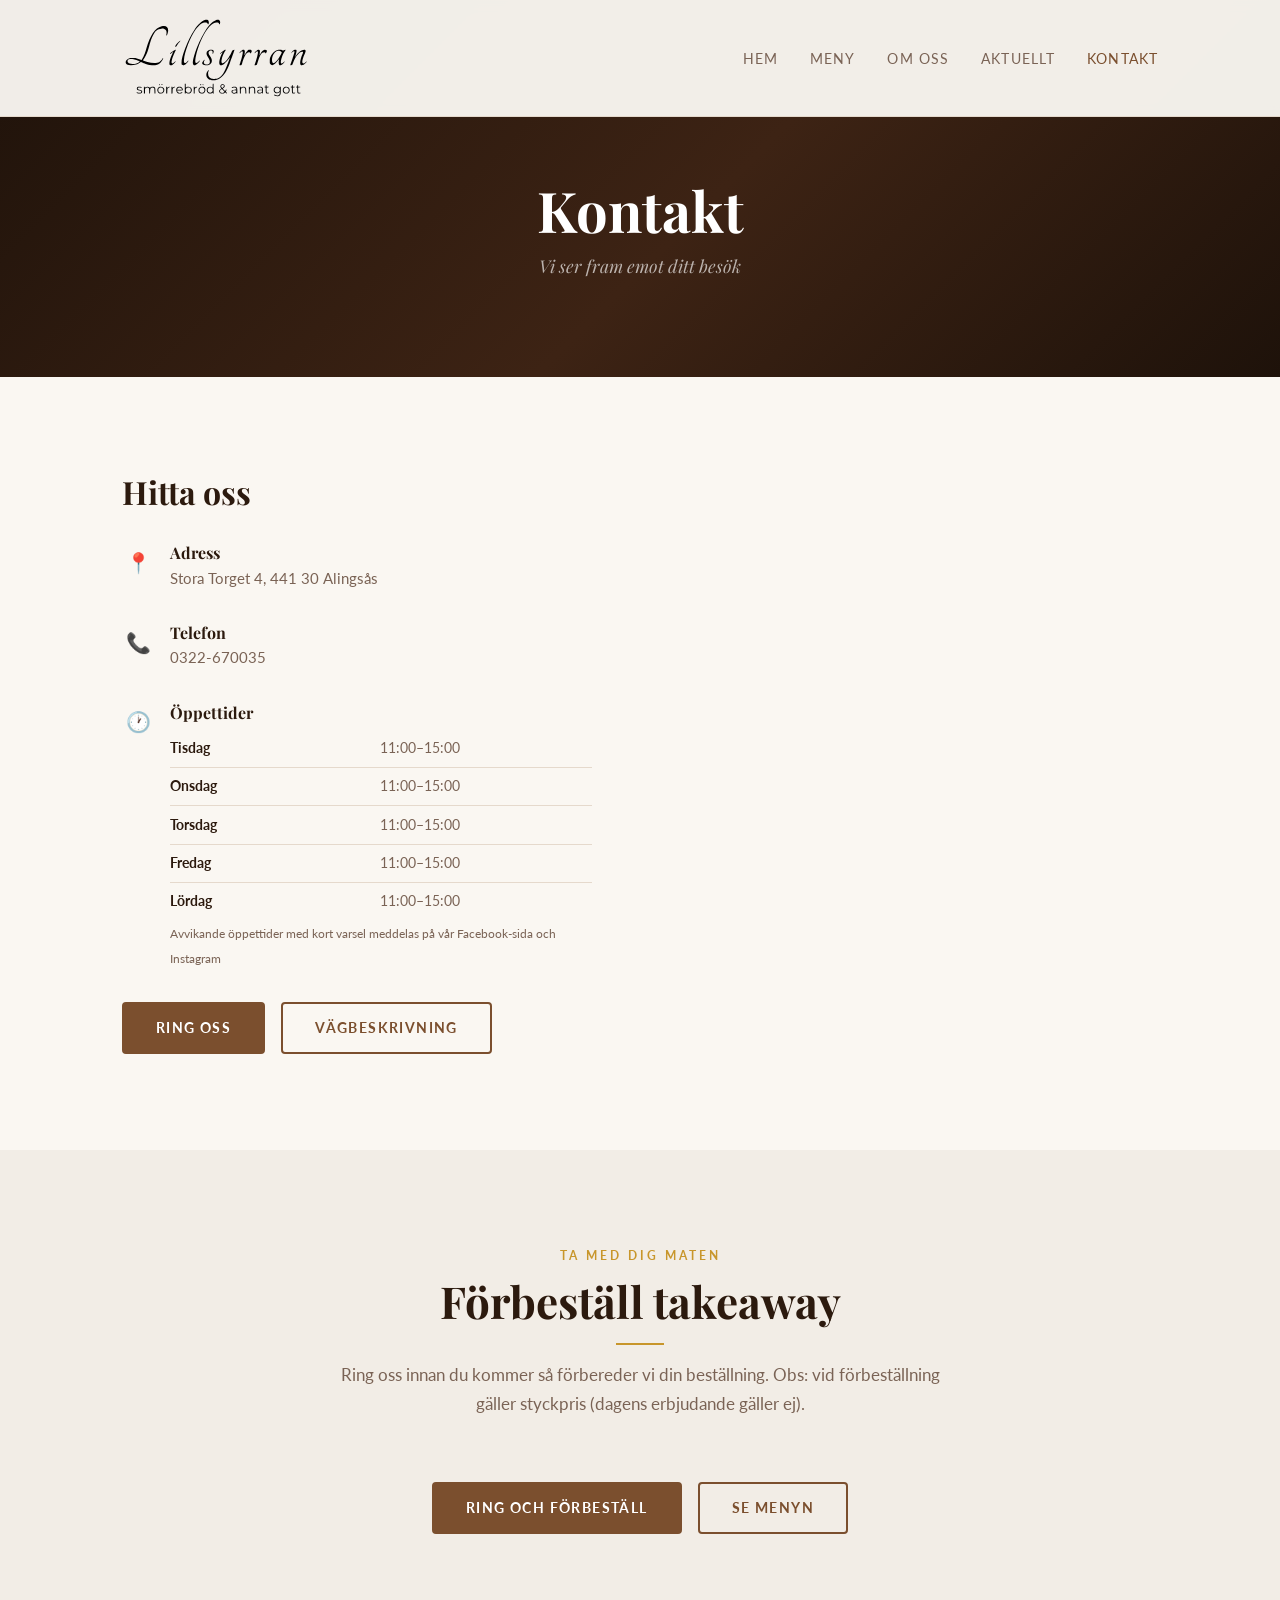
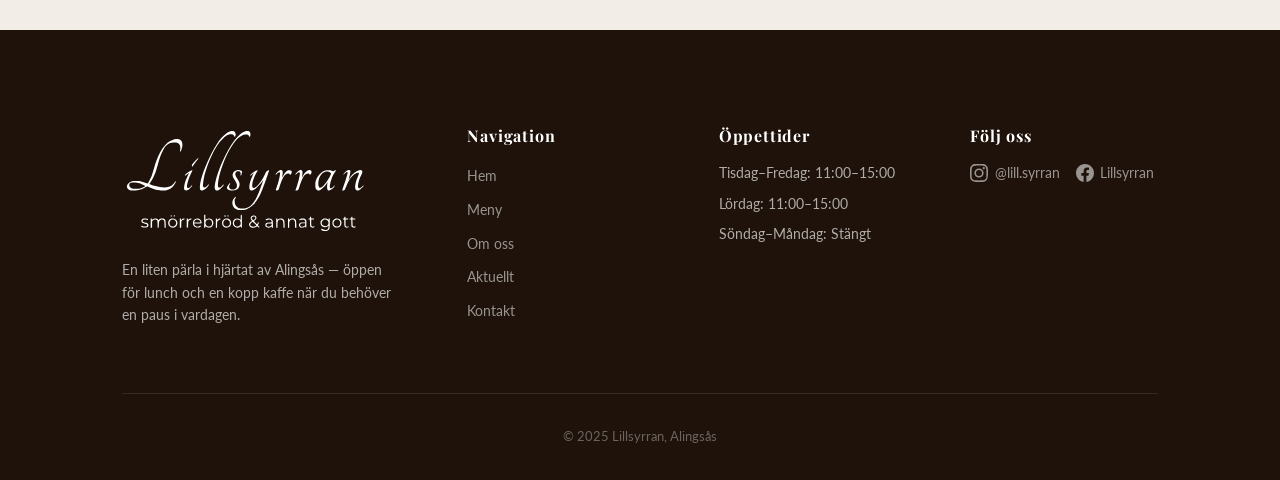
<file: kontakt.html>
<!DOCTYPE html>
<html lang="sv">
<head>
  <meta charset="UTF-8" />
  <meta name="viewport" content="width=device-width, initial-scale=1.0" />
  <title>Kontakt — Lillsyrran</title>
  <meta name="description" content="Hitta oss i Alingsås. Telefon, adress och öppettider för Lillsyrran." />
  <link rel="preconnect" href="https://fonts.googleapis.com" />
  <link rel="preconnect" href="https://fonts.gstatic.com" crossorigin />
  <link href="https://fonts.googleapis.com/css2?family=Pinyon+Script&family=Playfair+Display:ital,wght@0,400;0,600;0,700;1,400&family=Lato:wght@300;400;700&display=swap" rel="stylesheet" />
  <link rel="stylesheet" href="css/style.css" />
</head>
<body>

  <!-- ── Header / Navigation ── -->
  <header class="site-header">
    <nav class="nav-container" aria-label="Huvudnavigation">
      <a href="index.html" class="nav-logo" aria-label="Lillsyrran – hem">
        <img src="images/logo.svg" alt="Lillsyrran — smörrebröd &amp; annat gott" />
      </a>
      <button class="nav-toggle" aria-expanded="false" aria-controls="main-nav" aria-label="Öppna meny">
        <span></span><span></span><span></span>
      </button>
      <ul class="nav-links" id="main-nav" role="list">
        <li><a href="index.html">Hem</a></li>
        <li><a href="meny.html">Meny</a></li>
        <li><a href="om-oss.html">Om oss</a></li>
        <li><a href="aktuellt.html">Aktuellt</a></li>
        <li><a href="kontakt.html">Kontakt</a></li>
      </ul>
    </nav>
  </header>

  <main>

    <!-- ── Page Hero ── -->
    <section class="page-hero" aria-label="Kontakt">
      <h1>Kontakt</h1>
      <p>Vi ser fram emot ditt besök</p>
    </section>

    <!-- ── Contact info + map ── -->
    <section class="section" aria-label="Kontaktinformation">
      <div class="container">
        <div class="contact-grid">

          <!-- Left: info -->
          <div class="contact-info">
            <h2>Hitta oss</h2>

            <div class="contact-item">
              <span class="contact-icon" aria-hidden="true">📍</span>
              <div class="contact-item-text">
                <h4>Adress</h4>
                <p id="cms-contact-address">Stora Torget 4, 441 30 Alingsås</p>
              </div>
            </div>

            <div class="contact-item">
              <span class="contact-icon" aria-hidden="true">📞</span>
              <div class="contact-item-text">
                <h4>Telefon</h4>
                <p><a href="tel:0322670035" id="cms-contact-phone">0322670035</a></p>
              </div>
            </div>

            <div class="contact-item">
              <span class="contact-icon" aria-hidden="true">🕐</span>
              <div class="contact-item-text">
                <h4>Öppettider</h4>
                <table class="hours-table" aria-label="Öppettider">
                  <tbody id="hours-table-body"></tbody>
                </table>
                <p class="hours-disclaimer"><small>Avvikande öppettider med kort varsel meddelas på vår Facebook-sida och Instagram</small></p>
              </div>
            </div>

            <div style="margin-top: 2rem; display:flex; gap: 1rem; flex-wrap: wrap;">
              <a href="tel:0322670035" class="btn btn-primary" data-cms-call-link>Ring oss</a>
              <a href="https://maps.google.com/?q=Stora+Torget+4,+441+30+Alings%C3%A5s" target="_blank" rel="noopener noreferrer" class="btn btn-outline" data-cms-map-link>Vägbeskrivning</a>
            </div>
          </div>

          <!-- Right: map -->
          <div>
            <div class="map-container">
              <iframe
                src="https://www.google.com/maps?q=Stora+Torget+4,+441+30+Alings%C3%A5s&amp;output=embed"
                title="Karta över Lillsyrran, Stora Torget 4 i Alingsås"
                loading="lazy"
                referrerpolicy="no-referrer-when-downgrade"
                allowfullscreen>
              </iframe>
            </div>
          </div>

        </div>
      </div>
    </section>

    <!-- ── Takeaway CTA ── -->
    <section class="section section-alt" aria-label="Förbeställning">
      <div class="container text-center">
        <p class="section-label">Ta med dig maten</p>
        <h2 class="section-title">Förbeställ takeaway</h2>
        <div class="divider"></div>
        <p class="section-desc">
          Ring oss innan du kommer så förbereder vi din beställning. Obs: vid förbeställning gäller styckpris
          (dagens erbjudande gäller ej).
        </p>
        <div class="hero-cta mt-lg">
          <a href="tel:0322670035" class="btn btn-primary" data-cms-call-link>Ring och förbeställ</a>
          <a href="meny.html" class="btn btn-outline">Se menyn</a>
        </div>
      </div>
    </section>

  </main>

  <!-- ── Footer ── -->
  <footer class="site-footer" aria-label="Sidfot">
    <div class="container">
      <div class="footer-grid">
        <div class="footer-brand">
          <a href="index.html" class="footer-logo-link">
            <img src="images/logo.svg" alt="Lillsyrran" class="footer-logo-img" />
          </a>
          <p class="footer-brand-desc">
            En liten pärla i hjärtat av Alingsås — öppen för lunch och en kopp kaffe
            när du behöver en paus i vardagen.
          </p>
        </div>
        <div class="footer-col">
          <h4>Navigation</h4>
          <ul>
            <li><a href="index.html">Hem</a></li>
            <li><a href="meny.html">Meny</a></li>
            <li><a href="om-oss.html">Om oss</a></li>
            <li><a href="aktuellt.html">Aktuellt</a></li>
            <li><a href="kontakt.html">Kontakt</a></li>
          </ul>
        </div>
        <div class="footer-col">
          <h4>Öppettider</h4>
          <div data-cms-footer-hours>
            <p>Tisdag–Fredag: 11:00–15:00</p>
            <p>Lördag: 11:00–15:00</p>
            <p>Söndag–Måndag: Stängt</p>
          </div>
        </div>
        <div class="footer-col">
          <h4>Följ oss</h4>
          <div class="footer-social">
            <a href="https://www.instagram.com/lill.syrran/" target="_blank" rel="noopener noreferrer" class="footer-social-link">
              <svg viewBox="0 0 24 24" aria-hidden="true"><path d="M12 2.163c3.204 0 3.584.012 4.85.07 1.366.062 2.633.336 3.608 1.31.975.975 1.248 2.242 1.31 3.608.058 1.266.07 1.646.07 4.849s-.012 3.583-.07 4.85c-.062 1.366-.335 2.633-1.31 3.608-.975.974-2.242 1.248-3.608 1.31-1.266.058-1.646.07-4.85.07s-3.583-.012-4.849-.07c-1.366-.062-2.633-.336-3.608-1.31-.974-.975-1.248-2.242-1.31-3.608C2.175 15.583 2.163 15.203 2.163 12s.012-3.584.07-4.85c.062-1.366.336-2.633 1.31-3.608.975-.974 2.242-1.248 3.608-1.31C8.417 2.175 8.797 2.163 12 2.163zm0-2.163C8.741 0 8.333.014 7.053.072 5.197.152 3.547.673 2.28 1.94.013 4.207-.001 5.857.072 7.053.014 8.333 0 8.741 0 12c0 3.259.014 3.667.072 4.947.077 1.797.598 3.446 1.865 4.713 1.267 1.267 2.916 1.788 4.713 1.865C8.333 23.986 8.741 24 12 24s3.667-.014 4.947-.072c1.797-.077 3.446-.598 4.713-1.865 1.267-1.267 1.788-2.916 1.865-4.713C23.986 15.667 24 15.259 24 12s-.014-3.667-.072-4.947c-.077-1.797-.598-3.446-1.865-4.713C20.796.673 19.147.152 17.35.072 16.07.014 15.662 0 12 0zm0 5.838A6.162 6.162 0 0 0 5.838 12 6.162 6.162 0 0 0 12 18.162 6.162 6.162 0 0 0 18.162 12 6.162 6.162 0 0 0 12 5.838zm0 10.162A4 4 0 1 1 12 8a4 4 0 0 1 0 8zm6.406-11.845a1.44 1.44 0 1 0 0 2.881 1.44 1.44 0 0 0 0-2.881z"/></svg>
              @lill.syrran
            </a>
            <a href="https://www.facebook.com/p/Lillsyrran-61569865738957/" target="_blank" rel="noopener noreferrer" class="footer-social-link">
              <svg viewBox="0 0 24 24" aria-hidden="true"><path d="M24 12.073C24 5.406 18.627 0 12 0S0 5.406 0 12.073C0 18.1 4.388 23.094 10.125 24v-8.437H7.078v-3.49h3.047V9.41c0-3.025 1.792-4.697 4.533-4.697 1.312 0 2.686.235 2.686.235v2.97h-1.513c-1.491 0-1.956.93-1.956 1.874v2.25h3.328l-.532 3.49h-2.796V24C19.612 23.094 24 18.1 24 12.073z"/></svg>
              Lillsyrran
            </a>
          </div>
        </div>
      </div>
      <div class="footer-bottom">
        <p>&copy; 2025 Lillsyrran, Alingsås</p>
      </div>
    </div>
  </footer>

  <script src="js/main.js"></script>
  <script src="js/cms-content.js"></script>
  <script src="https://identity.netlify.com/v1/netlify-identity-widget.js"></script>
  <script src="js/identity-init.js"></script>
</body>
</html>
</file>
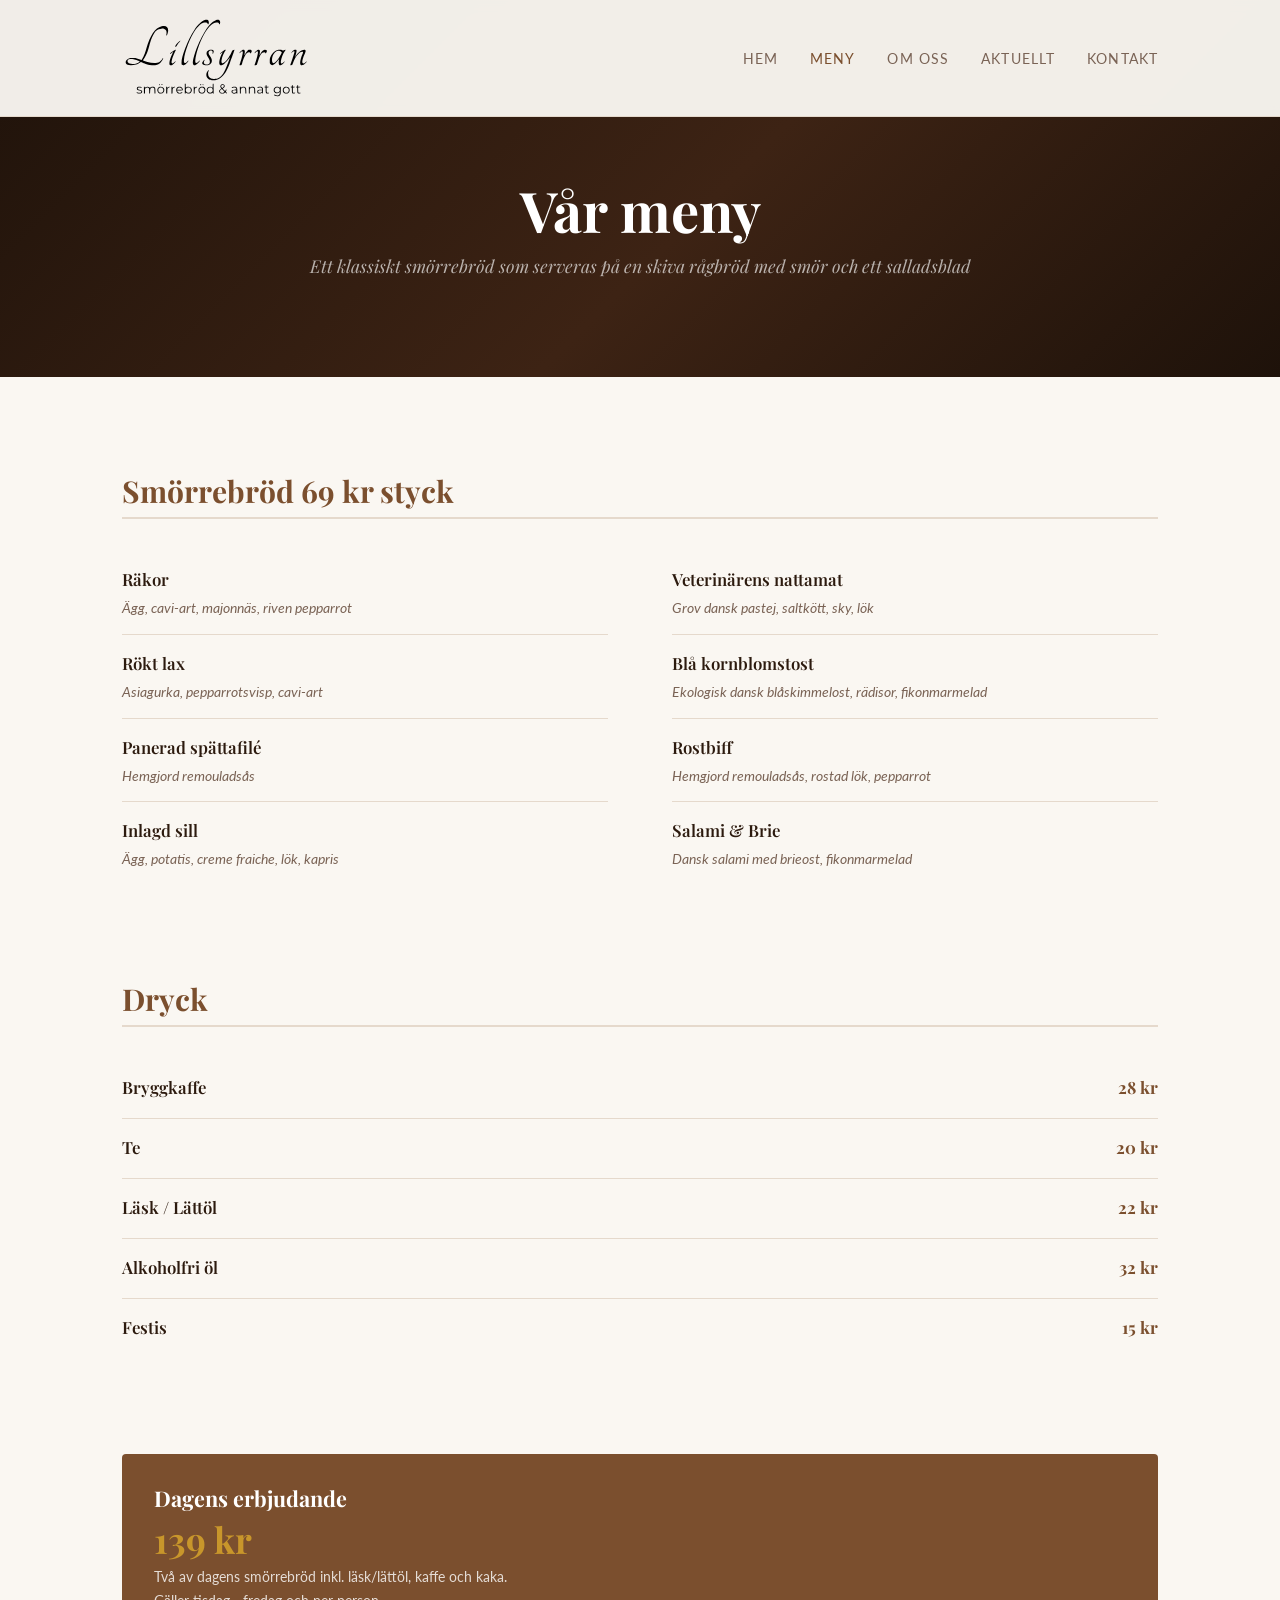
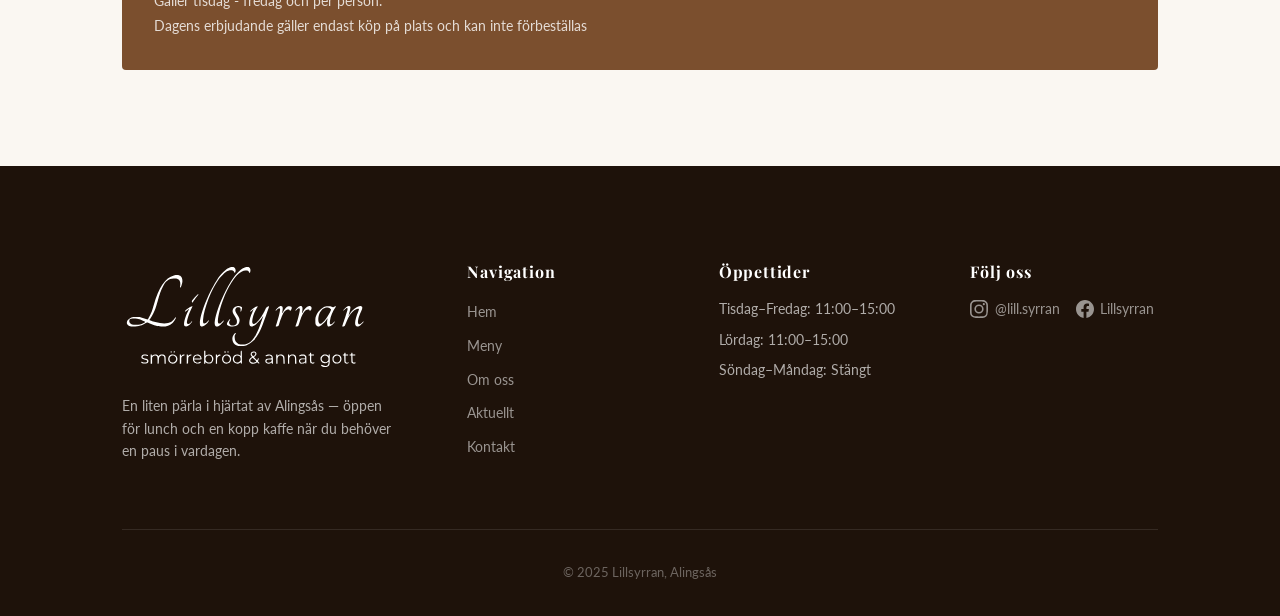
<file: meny.html>
<!DOCTYPE html>
<html lang="sv">
<head>
  <meta charset="UTF-8" />
  <meta name="viewport" content="width=device-width, initial-scale=1.0" />
  <title>Meny — Lillsyrran</title>
  <meta name="description" content="Vår meny med smörrebröd och dryck. Allt hemlagat på Lillsyrran i Alingsås." />
  <link rel="preconnect" href="https://fonts.googleapis.com" />
  <link rel="preconnect" href="https://fonts.gstatic.com" crossorigin />
  <link href="https://fonts.googleapis.com/css2?family=Pinyon+Script&family=Playfair+Display:ital,wght@0,400;0,600;0,700;1,400&family=Lato:wght@300;400;700&display=swap" rel="stylesheet" />
  <link rel="stylesheet" href="css/style.css" />
</head>
<body>

  <!-- ── Header / Navigation ── -->
  <header class="site-header">
    <nav class="nav-container" aria-label="Huvudnavigation">
      <a href="index.html" class="nav-logo" aria-label="Lillsyrran – hem">
        <img src="images/logo.svg" alt="Lillsyrran — smörrebröd &amp; annat gott" />
      </a>
      <button class="nav-toggle" aria-expanded="false" aria-controls="main-nav" aria-label="Öppna meny">
        <span></span><span></span><span></span>
      </button>
      <ul class="nav-links" id="main-nav" role="list">
        <li><a href="index.html">Hem</a></li>
        <li><a href="meny.html">Meny</a></li>
        <li><a href="om-oss.html">Om oss</a></li>
        <li><a href="aktuellt.html">Aktuellt</a></li>
        <li><a href="kontakt.html">Kontakt</a></li>
      </ul>
    </nav>
  </header>

  <main>

    <!-- ── Page Hero ── -->
    <section class="page-hero" aria-label="Meny">
      <h1>Vår meny</h1>
      <p>Ett klassiskt smörrebröd som serveras på en skiva rågbröd med smör och ett salladsblad</p>
    </section>

    <!-- ── Menu content ── -->
    <section class="section" aria-label="Menyinnehåll">
      <div class="container">

        <div id="menu-sections"></div>

        <!-- Erbjudande -->
        <div class="menu-offer-box" id="menu-offer" role="complementary" aria-label="Dagens erbjudande"></div>

      </div>
    </section>

  </main>

  <!-- ── Footer ── -->
  <footer class="site-footer" aria-label="Sidfot">
    <div class="container">
      <div class="footer-grid">
        <div class="footer-brand">
          <a href="index.html" class="footer-logo-link">
            <img src="images/logo.svg" alt="Lillsyrran" class="footer-logo-img" />
          </a>
          <p class="footer-brand-desc">
            En liten pärla i hjärtat av Alingsås — öppen för lunch och en kopp kaffe
            när du behöver en paus i vardagen.
          </p>
        </div>
        <div class="footer-col">
          <h4>Navigation</h4>
          <ul>
            <li><a href="index.html">Hem</a></li>
            <li><a href="meny.html">Meny</a></li>
            <li><a href="om-oss.html">Om oss</a></li>
            <li><a href="aktuellt.html">Aktuellt</a></li>
            <li><a href="kontakt.html">Kontakt</a></li>
          </ul>
        </div>
        <div class="footer-col">
          <h4>Öppettider</h4>
          <div data-cms-footer-hours>
            <p>Tisdag–Fredag: 11:00–15:00</p>
            <p>Lördag: 11:00–15:00</p>
            <p>Söndag–Måndag: Stängt</p>
          </div>
        </div>
        <div class="footer-col">
          <h4>Följ oss</h4>
          <div class="footer-social">
            <a href="https://www.instagram.com/lill.syrran/" target="_blank" rel="noopener noreferrer" class="footer-social-link">
              <svg viewBox="0 0 24 24" aria-hidden="true"><path d="M12 2.163c3.204 0 3.584.012 4.85.07 1.366.062 2.633.336 3.608 1.31.975.975 1.248 2.242 1.31 3.608.058 1.266.07 1.646.07 4.849s-.012 3.583-.07 4.85c-.062 1.366-.335 2.633-1.31 3.608-.975.974-2.242 1.248-3.608 1.31-1.266.058-1.646.07-4.85.07s-3.583-.012-4.849-.07c-1.366-.062-2.633-.336-3.608-1.31-.974-.975-1.248-2.242-1.31-3.608C2.175 15.583 2.163 15.203 2.163 12s.012-3.584.07-4.85c.062-1.366.336-2.633 1.31-3.608.975-.974 2.242-1.248 3.608-1.31C8.417 2.175 8.797 2.163 12 2.163zm0-2.163C8.741 0 8.333.014 7.053.072 5.197.152 3.547.673 2.28 1.94.013 4.207-.001 5.857.072 7.053.014 8.333 0 8.741 0 12c0 3.259.014 3.667.072 4.947.077 1.797.598 3.446 1.865 4.713 1.267 1.267 2.916 1.788 4.713 1.865C8.333 23.986 8.741 24 12 24s3.667-.014 4.947-.072c1.797-.077 3.446-.598 4.713-1.865 1.267-1.267 1.788-2.916 1.865-4.713C23.986 15.667 24 15.259 24 12s-.014-3.667-.072-4.947c-.077-1.797-.598-3.446-1.865-4.713C20.796.673 19.147.152 17.35.072 16.07.014 15.662 0 12 0zm0 5.838A6.162 6.162 0 0 0 5.838 12 6.162 6.162 0 0 0 12 18.162 6.162 6.162 0 0 0 18.162 12 6.162 6.162 0 0 0 12 5.838zm0 10.162A4 4 0 1 1 12 8a4 4 0 0 1 0 8zm6.406-11.845a1.44 1.44 0 1 0 0 2.881 1.44 1.44 0 0 0 0-2.881z"/></svg>
              @lill.syrran
            </a>
            <a href="https://www.facebook.com/p/Lillsyrran-61569865738957/" target="_blank" rel="noopener noreferrer" class="footer-social-link">
              <svg viewBox="0 0 24 24" aria-hidden="true"><path d="M24 12.073C24 5.406 18.627 0 12 0S0 5.406 0 12.073C0 18.1 4.388 23.094 10.125 24v-8.437H7.078v-3.49h3.047V9.41c0-3.025 1.792-4.697 4.533-4.697 1.312 0 2.686.235 2.686.235v2.97h-1.513c-1.491 0-1.956.93-1.956 1.874v2.25h3.328l-.532 3.49h-2.796V24C19.612 23.094 24 18.1 24 12.073z"/></svg>
              Lillsyrran
            </a>
          </div>
        </div>
      </div>
      <div class="footer-bottom">
        <p>&copy; 2025 Lillsyrran, Alingsås</p>
      </div>
    </div>
  </footer>

  <script src="js/main.js"></script>
  <script src="js/cms-content.js"></script>
  <script src="https://identity.netlify.com/v1/netlify-identity-widget.js"></script>
  <script src="js/identity-init.js"></script>
</body>
</html>
</file>
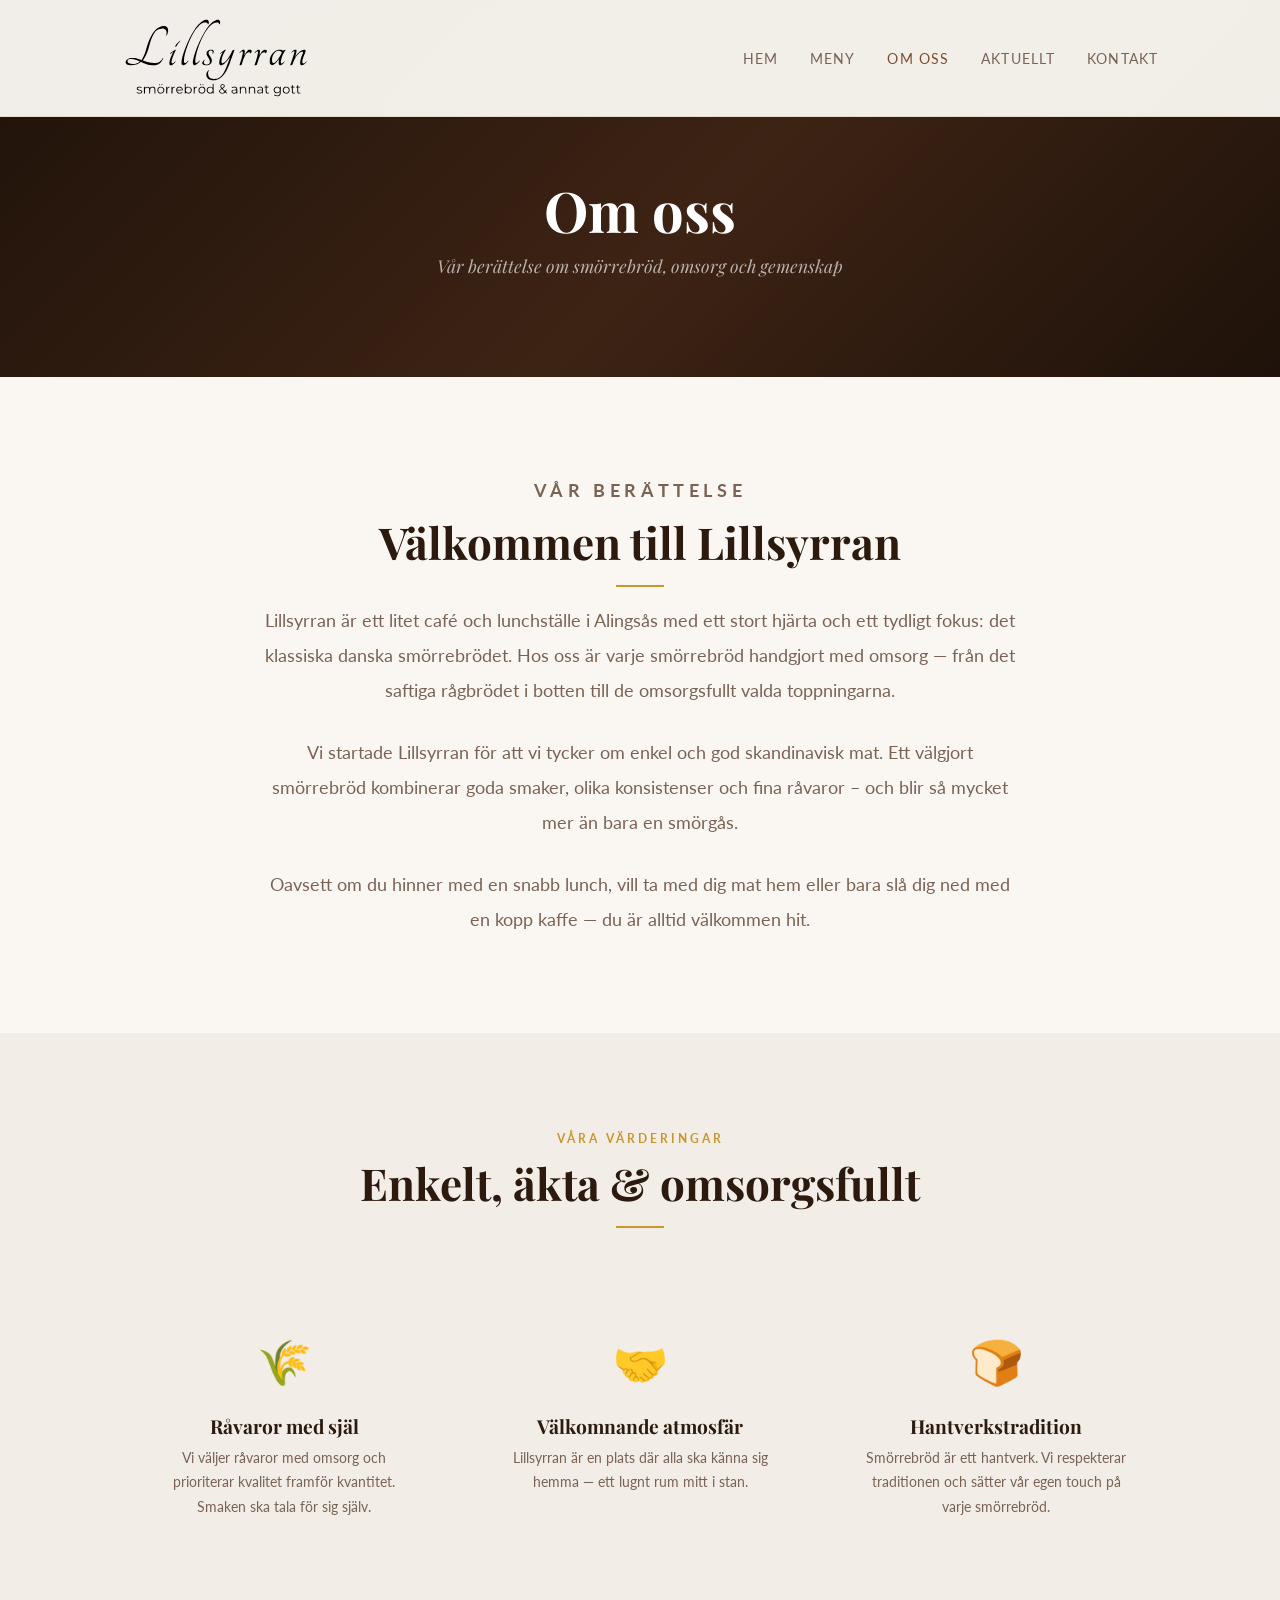
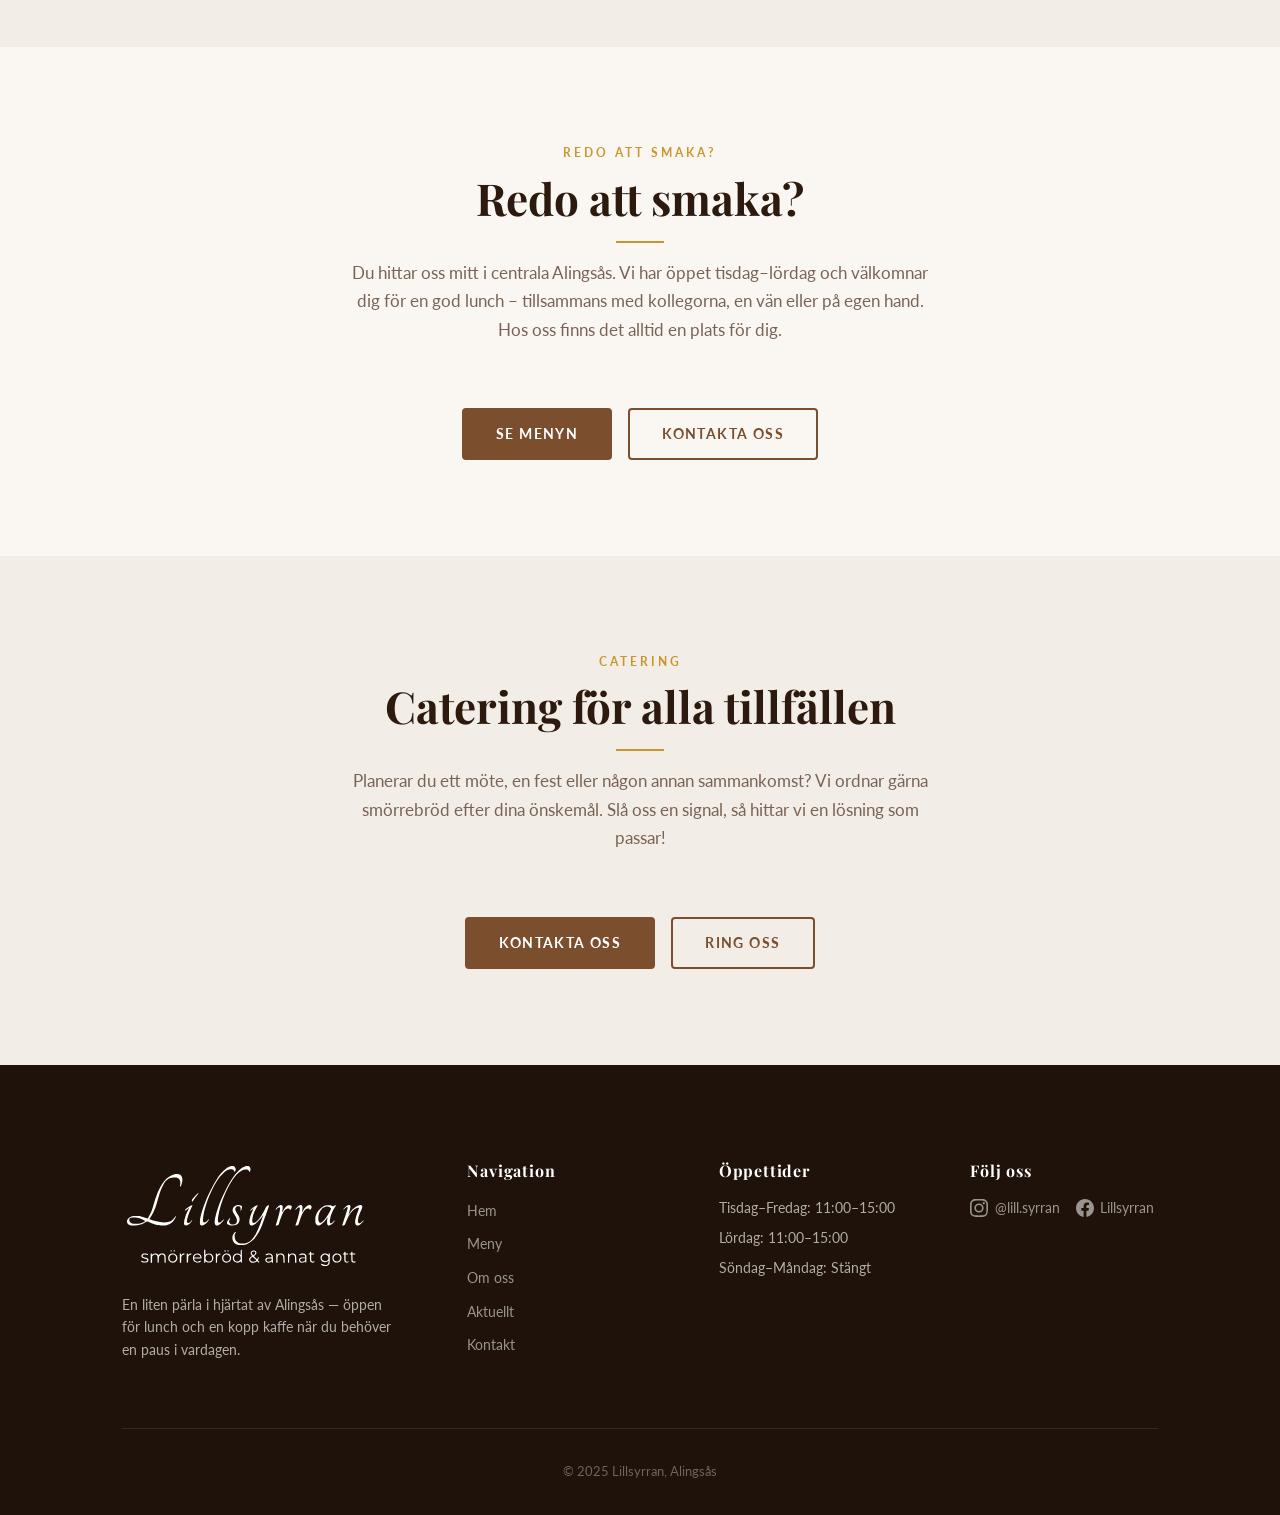
<file: om-oss.html>
<!DOCTYPE html>
<html lang="sv">
<head>
  <meta charset="UTF-8" />
  <meta name="viewport" content="width=device-width, initial-scale=1.0" />
  <title>Om oss — Lillsyrran</title>
  <meta name="description" content="Lär känna Lillsyrran — vår historia, vår passion för smörrebröd och vår plats i Alingsås." />
  <link rel="preconnect" href="https://fonts.googleapis.com" />
  <link rel="preconnect" href="https://fonts.gstatic.com" crossorigin />
  <link href="https://fonts.googleapis.com/css2?family=Pinyon+Script&family=Playfair+Display:ital,wght@0,400;0,600;0,700;1,400&family=Lato:wght@300;400;700&display=swap" rel="stylesheet" />
  <link rel="stylesheet" href="css/style.css" />
</head>
<body>

  <!-- ── Header / Navigation ── -->
  <header class="site-header">
    <nav class="nav-container" aria-label="Huvudnavigation">
      <a href="index.html" class="nav-logo" aria-label="Lillsyrran – hem">
        <img src="images/logo.svg" alt="Lillsyrran — smörrebröd &amp; annat gott" />
      </a>
      <button class="nav-toggle" aria-expanded="false" aria-controls="main-nav" aria-label="Öppna meny">
        <span></span><span></span><span></span>
      </button>
      <ul class="nav-links" id="main-nav" role="list">
        <li><a href="index.html">Hem</a></li>
        <li><a href="meny.html">Meny</a></li>
        <li><a href="om-oss.html">Om oss</a></li>
        <li><a href="aktuellt.html">Aktuellt</a></li>
        <li><a href="kontakt.html">Kontakt</a></li>
      </ul>
    </nav>
  </header>

  <main>

    <!-- ── Page Hero ── -->
    <section class="page-hero" aria-label="Om oss">
      <h1>Om oss</h1>
      <p>Vår berättelse om smörrebröd, omsorg och gemenskap</p>
    </section>

    <!-- ── Story ── -->
    <section class="section" aria-label="Vår berättelse">
      <div class="container">
        <div class="about-lead">
          <p class="section-label" style="text-align:center;">Vår berättelse</p>
          <h2 class="section-title" style="text-align:center;">Välkommen till Lillsyrran</h2>
          <div class="divider"></div>
          <p>
            Lillsyrran är ett litet café och lunchställe i Alingsås med ett stort hjärta och ett
            tydligt fokus: det klassiska danska smörrebrödet. Hos oss är varje smörrebröd handgjort
            med omsorg — från det saftiga rågbrödet i botten till de omsorgsfullt valda
            toppningarna.
          </p>
          <br />
          <p>
            Vi startade Lillsyrran för att vi tycker om enkel och god skandinavisk mat. Ett välgjort
            smörrebröd kombinerar goda smaker, olika konsistenser och fina råvaror – och blir så
            mycket mer än bara en smörgås.
          </p>
          <br />
          <p>
            Oavsett om du hinner med en snabb lunch, vill ta med dig mat hem eller bara slå dig
            ned med en kopp kaffe — du är alltid välkommen hit.
          </p>
        </div>
      </div>
    </section>

    <!-- ── Values ── -->
    <section class="section section-alt" aria-label="Våra värderingar">
      <div class="container">
        <div class="section-header">
          <p class="section-label">Våra värderingar</p>
          <h2 class="section-title">Enkelt, äkta &amp; omsorgsfullt</h2>
          <div class="divider"></div>
        </div>
        <div class="values-grid">
          <div class="value-card">
            <div class="value-icon" aria-hidden="true">🌾</div>
            <h3>Råvaror med själ</h3>
            <p>Vi väljer råvaror med omsorg och prioriterar kvalitet framför kvantitet. Smaken ska tala för sig själv.</p>
          </div>
          <div class="value-card">
            <div class="value-icon" aria-hidden="true">🤝</div>
            <h3>Välkomnande atmosfär</h3>
            <p>Lillsyrran är en plats där alla ska känna sig hemma — ett lugnt rum mitt i stan.</p>
          </div>
          <div class="value-card">
            <div class="value-icon" aria-hidden="true">🍞</div>
            <h3>Hantverkstradition</h3>
            <p>Smörrebröd är ett hantverk. Vi respekterar traditionen och sätter vår egen touch på varje smörrebröd.</p>
          </div>
        </div>
      </div>
    </section>

    <!-- ── CTA strip ── -->
    <section class="section" aria-label="Besök oss">
      <div class="container text-center">
        <p class="section-label">Redo att smaka?</p>
        <h2 class="section-title">Redo att smaka?</h2>
        <div class="divider"></div>
        <p class="section-desc">Du hittar oss mitt i centrala Alingsås. Vi har öppet tisdag–lördag och välkomnar dig för en god lunch – tillsammans med kollegorna, en vän eller på egen hand. Hos oss finns det alltid en plats för dig.</p>
        <div class="hero-cta mt-lg">
          <a href="meny.html" class="btn btn-primary">Se menyn</a>
          <a href="kontakt.html" class="btn btn-outline">Kontakta oss</a>
        </div>
      </div>
    </section>

    <section class="section section-alt" aria-label="Catering">
      <div class="container text-center">
        <p class="section-label">Catering</p>
        <h2 class="section-title">Catering för alla tillfällen</h2>
        <div class="divider"></div>
        <p class="section-desc">Planerar du ett möte, en fest eller någon annan sammankomst? Vi ordnar gärna smörrebröd efter dina önskemål. Slå oss en signal, så hittar vi en lösning som passar!</p>
        <div class="hero-cta mt-lg">
          <a href="kontakt.html" class="btn btn-primary">Kontakta oss</a>
          <a href="tel:0322670035" class="btn btn-outline" data-cms-call-link>Ring oss</a>
        </div>
      </div>
    </section>

  </main>

  <!-- ── Footer ── -->
  <footer class="site-footer" aria-label="Sidfot">
    <div class="container">
      <div class="footer-grid">
        <div class="footer-brand">
          <a href="index.html" class="footer-logo-link">
            <img src="images/logo.svg" alt="Lillsyrran" class="footer-logo-img" />
          </a>
          <p class="footer-brand-desc">
            En liten pärla i hjärtat av Alingsås — öppen för lunch och en kopp kaffe
            när du behöver en paus i vardagen.
          </p>
        </div>
        <div class="footer-col">
          <h4>Navigation</h4>
          <ul>
            <li><a href="index.html">Hem</a></li>
            <li><a href="meny.html">Meny</a></li>
            <li><a href="om-oss.html">Om oss</a></li>
            <li><a href="aktuellt.html">Aktuellt</a></li>
            <li><a href="kontakt.html">Kontakt</a></li>
          </ul>
        </div>
        <div class="footer-col">
          <h4>Öppettider</h4>
          <div data-cms-footer-hours>
            <p>Tisdag–Fredag: 11:00–15:00</p>
            <p>Lördag: 11:00–15:00</p>
            <p>Söndag–Måndag: Stängt</p>
          </div>
        </div>
        <div class="footer-col">
          <h4>Följ oss</h4>
          <div class="footer-social">
            <a href="https://www.instagram.com/lill.syrran/" target="_blank" rel="noopener noreferrer" class="footer-social-link">
              <svg viewBox="0 0 24 24" aria-hidden="true"><path d="M12 2.163c3.204 0 3.584.012 4.85.07 1.366.062 2.633.336 3.608 1.31.975.975 1.248 2.242 1.31 3.608.058 1.266.07 1.646.07 4.849s-.012 3.583-.07 4.85c-.062 1.366-.335 2.633-1.31 3.608-.975.974-2.242 1.248-3.608 1.31-1.266.058-1.646.07-4.85.07s-3.583-.012-4.849-.07c-1.366-.062-2.633-.336-3.608-1.31-.974-.975-1.248-2.242-1.31-3.608C2.175 15.583 2.163 15.203 2.163 12s.012-3.584.07-4.85c.062-1.366.336-2.633 1.31-3.608.975-.974 2.242-1.248 3.608-1.31C8.417 2.175 8.797 2.163 12 2.163zm0-2.163C8.741 0 8.333.014 7.053.072 5.197.152 3.547.673 2.28 1.94.013 4.207-.001 5.857.072 7.053.014 8.333 0 8.741 0 12c0 3.259.014 3.667.072 4.947.077 1.797.598 3.446 1.865 4.713 1.267 1.267 2.916 1.788 4.713 1.865C8.333 23.986 8.741 24 12 24s3.667-.014 4.947-.072c1.797-.077 3.446-.598 4.713-1.865 1.267-1.267 1.788-2.916 1.865-4.713C23.986 15.667 24 15.259 24 12s-.014-3.667-.072-4.947c-.077-1.797-.598-3.446-1.865-4.713C20.796.673 19.147.152 17.35.072 16.07.014 15.662 0 12 0zm0 5.838A6.162 6.162 0 0 0 5.838 12 6.162 6.162 0 0 0 12 18.162 6.162 6.162 0 0 0 18.162 12 6.162 6.162 0 0 0 12 5.838zm0 10.162A4 4 0 1 1 12 8a4 4 0 0 1 0 8zm6.406-11.845a1.44 1.44 0 1 0 0 2.881 1.44 1.44 0 0 0 0-2.881z"/></svg>
              @lill.syrran
            </a>
            <a href="https://www.facebook.com/p/Lillsyrran-61569865738957/" target="_blank" rel="noopener noreferrer" class="footer-social-link">
              <svg viewBox="0 0 24 24" aria-hidden="true"><path d="M24 12.073C24 5.406 18.627 0 12 0S0 5.406 0 12.073C0 18.1 4.388 23.094 10.125 24v-8.437H7.078v-3.49h3.047V9.41c0-3.025 1.792-4.697 4.533-4.697 1.312 0 2.686.235 2.686.235v2.97h-1.513c-1.491 0-1.956.93-1.956 1.874v2.25h3.328l-.532 3.49h-2.796V24C19.612 23.094 24 18.1 24 12.073z"/></svg>
              Lillsyrran
            </a>
          </div>
        </div>
      </div>
      <div class="footer-bottom">
        <p>&copy; 2025 Lillsyrran, Alingsås</p>
      </div>
    </div>
  </footer>

  <script src="js/main.js"></script>
  <script src="js/cms-content.js"></script>
  <script src="https://identity.netlify.com/v1/netlify-identity-widget.js"></script>
  <script src="js/identity-init.js"></script>
</body>
</html>
</file>
<file: css/style.css>
/* ==============================================
   Lillsyrran — Main Stylesheet
   ============================================== */

/* Custom Properties */
:root {
  --color-bg:          #FAF7F2;
  --color-bg-dark:     #1E120A;
  --color-primary:     #7B4F2E;
  --color-accent:      #C8962B;
  --color-text:        #2C1A0E;
  --color-text-muted:  #7A6355;
  --color-white:       #FFFFFF;
  --color-border:      #E5D9CC;
  --color-section-alt: #F2EDE6;

  --font-heading: 'Playfair Display', Georgia, serif;
  --font-body:    'Lato', system-ui, sans-serif;
  --font-script:  'Pinyon Script', 'Great Vibes', cursive;

  --space-xs:  0.5rem;
  --space-sm:  1rem;
  --space-md:  2rem;
  --space-lg:  4rem;
  --space-xl:  6rem;

  --container-max: 1100px;
  --radius:        4px;
  --transition:    0.25s ease;
}

/* Reset & Base */
*, *::before, *::after { box-sizing: border-box; margin: 0; padding: 0; }

html { scroll-behavior: smooth; }

body {
  font-family: var(--font-body);
  font-size: 1rem;
  line-height: 1.7;
  color: var(--color-text);
  background-color: var(--color-bg);
}

img { max-width: 100%; height: auto; display: block; }

a {
  color: inherit;
  text-decoration: none;
  transition: color var(--transition);
}

ul { list-style: none; }

h1, h2, h3, h4 {
  font-family: var(--font-heading);
  line-height: 1.2;
  color: var(--color-text);
}

/* Container */
.container {
  width: 100%;
  max-width: var(--container-max);
  margin: 0 auto;
  padding: 0 var(--space-md);
}

/* ==============================================
   Navigation
   ============================================== */
.site-header {
  position: fixed;
  top: 0; left: 0; right: 0;
  z-index: 100;
  background-color: rgba(250, 247, 242, 0.96);
  backdrop-filter: blur(6px);
  border-bottom: 1px solid var(--color-border);
  transition: box-shadow var(--transition);
}

.site-header.scrolled {
  box-shadow: 0 2px 12px rgba(44, 26, 14, 0.10);
}

.nav-container {
  display: flex;
  align-items: center;
  justify-content: space-between;
  max-width: var(--container-max);
  margin: 0 auto;
  padding: var(--space-sm) var(--space-md);
}

.nav-logo {
  display: flex;
  align-items: center;
}

.nav-logo img {
  height: 84px;
  width: auto;
  display: block;
  /* Make white bg transparent on light header */
  mix-blend-mode: multiply;
  transition: opacity var(--transition);
}

.nav-logo:hover img { opacity: 0.75; }

.nav-links {
  display: flex;
  gap: var(--space-md);
  align-items: center;
}

.nav-links a {
  font-size: 0.875rem;
  font-weight: 400;
  letter-spacing: 0.08em;
  text-transform: uppercase;
  color: var(--color-text-muted);
}

.nav-links a:hover,
.nav-links a.active { color: var(--color-primary); }

.nav-toggle {
  display: none;
  background: none;
  border: none;
  cursor: pointer;
  padding: var(--space-xs);
  flex-direction: column;
  gap: 5px;
}

.nav-toggle span {
  display: block;
  width: 24px;
  height: 2px;
  background-color: var(--color-text);
  transition: var(--transition);
}

/* ==============================================
   Buttons / CTAs
   ============================================== */
.btn {
  display: inline-block;
  padding: 0.75rem 2rem;
  border-radius: var(--radius);
  font-family: var(--font-body);
  font-size: 0.875rem;
  font-weight: 700;
  letter-spacing: 0.1em;
  text-transform: uppercase;
  cursor: pointer;
  border: 2px solid transparent;
  transition: all var(--transition);
}

.btn-primary {
  background-color: var(--color-primary);
  color: var(--color-white);
  border-color: var(--color-primary);
}

.btn-primary:hover {
  background-color: transparent;
  color: var(--color-primary);
}

.hero .btn-primary:hover {
  background-color: #916543;
  border-color: var(--color-primary);
  color: var(--color-white);
  box-shadow: 0 4px 12px rgba(0, 0, 0, 0.2);
  transform: translateY(-2px);
}

.btn-outline {
  background-color: transparent;
  color: var(--color-primary);
  border-color: var(--color-primary);
}

.btn-outline:hover {
  background-color: var(--color-primary);
  color: var(--color-white);
}

.btn-light {
  background-color: var(--color-white);
  color: var(--color-primary);
  border-color: var(--color-white);
}

.btn-light:hover {
  background-color: transparent;
  color: var(--color-white);
}

/* ==============================================
   Hero — Home
   ============================================== */
.hero {
  min-height: 100vh;
  display: flex;
  align-items: center;
  justify-content: center;
  text-align: center;
  position: relative;
  overflow: hidden;
  background-color: var(--color-bg-dark);
  background-image: linear-gradient(135deg, #1E120A 0%, #3D2314 55%, #1E120A 100%);
}

.hero::before {
  content: '';
  position: absolute;
  inset: 0;
  background: linear-gradient(rgba(18, 10, 6, 0.62), rgba(18, 10, 6, 0.62)),
    url('../images/lillsyrranhomepage.jpg') center / cover no-repeat;
  opacity: 1;
}

.hero-content {
  position: relative;
  z-index: 1;
  color: var(--color-white);
  padding: var(--space-xl) var(--space-md);
}

.hero-logo {
  max-width: 480px;
  width: 80%;
  margin: 0 auto var(--space-lg);
  /* Invert to white for dark hero background */
  filter: invert(1);
}

.hero-eyebrow {
  font-size: 0.75rem;
  font-weight: 700;
  letter-spacing: 0.3em;
  text-transform: uppercase;
  color: var(--color-accent);
  margin-bottom: var(--space-sm);
}

.hero-title {
  font-family: var(--font-heading);
  font-size: clamp(3.5rem, 9vw, 7rem);
  font-weight: 700;
  color: var(--color-white);
  line-height: 1.05;
  margin-bottom: var(--space-sm);
}

.hero-subtitle {
  font-family: var(--font-heading);
  font-style: italic;
  font-size: clamp(1.1rem, 2.5vw, 1.6rem);
  color: rgba(255, 255, 255, 0.78);
  margin-bottom: var(--space-lg);
}

.hero-cta {
  display: flex;
  gap: var(--space-sm);
  justify-content: center;
  flex-wrap: wrap;
}

/* ==============================================
   Page Hero (interior pages)
   ============================================== */
.page-hero {
  padding: calc(5rem + var(--space-xl)) var(--space-md) var(--space-xl);
  text-align: center;
  background-color: var(--color-bg-dark);
  background-image: linear-gradient(135deg, #1E120A 0%, #3D2314 55%, #1E120A 100%);
  color: var(--color-white);
}

.page-hero h1 {
  font-size: clamp(2rem, 5vw, 3.5rem);
  color: var(--color-white);
  margin-bottom: var(--space-xs);
}

.page-hero p {
  color: rgba(255, 255, 255, 0.65);
  font-family: var(--font-heading);
  font-style: italic;
  font-size: 1.1rem;
}

.page-hero-christmas {
  background-image: linear-gradient(135deg, #1d2b22 0%, #314638 55%, #1d2b22 100%);
  border-bottom: 3px solid var(--color-accent);
}

/* ==============================================
   Sections
   ============================================== */
.section { padding: var(--space-xl) 0; }
.section-alt { background-color: var(--color-section-alt); }
.section-dark {
  background-color: var(--color-bg-dark);
  color: var(--color-white);
}

.christmas-announcement {
  background: linear-gradient(135deg, #203b2d 0%, #31543e 55%, #263d2e 100%);
  border-top: 4px solid #a33432;
  border-bottom: 4px solid #a33432;
}

.christmas-announcement .section-label {
  color: #e7c56e;
}

.christmas-announcement .section-title {
  color: var(--color-white);
}

.christmas-announcement .divider {
  background: #e7c56e;
}

.christmas-announcement .section-desc {
  color: rgba(255, 255, 255, 0.84);
}

.christmas-announcement .btn-primary {
  background-color: #e7c56e;
  border-color: #e7c56e;
  color: #1e120a;
}

.christmas-announcement .btn-primary:hover {
  background-color: #a33432;
  border-color: #a33432;
  color: var(--color-white);
}

.christmas-menu-section {
  padding-top: var(--space-lg);
  background: linear-gradient(125deg, #f6e8e4 0%, #eaf1e9 52%, #f6e8e4 100%);
}

.christmas-menu {
  max-width: 1080px;
  margin: 0 auto;
  padding: clamp(var(--space-md), 5vw, var(--space-lg));
  background-color: var(--color-white);
  border: 2px solid #a33432;
  border-radius: var(--radius);
  box-shadow: 0 10px 32px rgba(44, 26, 14, 0.12);
  text-align: center;
}

.christmas-menu .section-title {
  margin-bottom: var(--space-sm);
}

.christmas-menu-image {
  display: block;
  width: 100%;
  max-width: 1024px;
  height: auto;
  margin: var(--space-md) auto 0;
  border-radius: var(--radius);
}

.aktuellt-home-section [data-events-teaser] {
  padding: clamp(var(--space-md), 5vw, var(--space-lg));
  background: linear-gradient(125deg, #f6e8e4 0%, #eaf1e9 52%, #f6e8e4 100%);
  border: 2px solid #315c43;
  border-left: 5px solid #a33432;
  border-radius: var(--radius);
  box-shadow: 0 10px 32px rgba(44, 26, 14, 0.1);
}

.aktuellt-home-section .section-label {
  color: #a33432;
}

.aktuellt-home-section .divider {
  background: linear-gradient(90deg, #a33432 0 50%, #315c43 50%);
}

.aktuellt-home-section .btn-outline {
  border-color: #315c43;
  color: #315c43;
}

.section-header {
  text-align: center;
  margin-bottom: var(--space-lg);
}

.section-label {
  font-size: 0.75rem;
  font-weight: 700;
  letter-spacing: 0.25em;
  text-transform: uppercase;
  color: var(--color-accent);
  margin-bottom: var(--space-xs);
}

.section-title {
  font-size: clamp(1.75rem, 4vw, 2.75rem);
  margin-bottom: var(--space-sm);
}

.section-desc {
  color: var(--color-text-muted);
  max-width: 600px;
  margin: 0 auto;
  font-size: 1.05rem;
}

.section-dark .section-title { color: var(--color-white); }
.section-dark .section-desc  { color: rgba(255, 255, 255, 0.6); }

.divider {
  width: 48px;
  height: 2px;
  background-color: var(--color-accent);
  margin: var(--space-sm) auto;
}

/* ==============================================
   Home — Intro strip
   ============================================== */
.intro-grid {
  display: grid;
  grid-template-columns: 1fr 1fr;
  gap: var(--space-lg);
  align-items: center;
}

.intro-text h2 {
  font-size: clamp(1.75rem, 3vw, 2.5rem);
  margin-bottom: var(--space-sm);
}

.intro-text p {
  color: var(--color-text-muted);
  margin-bottom: var(--space-md);
  font-size: 1.05rem;
}

.intro-image {
  aspect-ratio: 4 / 3;
  background-color: var(--color-border);
  border-radius: var(--radius);
  overflow: hidden;
  position: relative;
}

.intro-image img {
  width: 100%;
  height: 100%;
  object-fit: cover;
}

.img-placeholder {
  position: absolute;
  inset: 0;
  display: flex;
  align-items: center;
  justify-content: center;
  background: linear-gradient(135deg, var(--color-border) 0%, var(--color-section-alt) 100%);
  color: var(--color-text-muted);
  font-style: italic;
  font-size: 0.875rem;
}

/* ==============================================
   Home — Menu preview cards
   ============================================== */
.menu-preview-grid {
  display: grid;
  grid-template-columns: repeat(3, minmax(0, 1fr));
  gap: var(--space-md);
  margin-bottom: var(--space-lg);
}

.menu-preview-card {
  padding: var(--space-md);
  background-color: var(--color-white);
  border: 1px solid var(--color-border);
  border-radius: var(--radius);
  transition: box-shadow var(--transition);
}

.menu-preview-card:hover {
  box-shadow: 0 4px 20px rgba(44, 26, 14, 0.08);
}

.menu-preview-card h3 {
  font-size: 1.25rem;
  color: var(--color-primary);
  margin-bottom: var(--space-xs);
}

.menu-preview-card p {
  font-size: 0.9rem;
  color: var(--color-text-muted);
}

/* ==============================================
   Offer Banner
   ============================================== */
.offer-banner {
  background-color: var(--color-primary);
  color: var(--color-white);
  padding: var(--space-xl) var(--space-md);
  text-align: center;
}

.offer-banner h2 {
  font-size: clamp(1.5rem, 3vw, 2.25rem);
  color: var(--color-white);
  margin-bottom: var(--space-sm);
}

.offer-price {
  font-family: var(--font-heading);
  font-size: clamp(3rem, 6vw, 4.5rem);
  font-weight: 700;
  color: var(--color-accent);
  line-height: 1;
  margin: var(--space-sm) 0;
}

.offer-banner > p {
  color: rgba(255, 255, 255, 0.8);
  max-width: 580px;
  margin: 0 auto var(--space-md);
  font-size: 1.05rem;
}

/* ==============================================
   Menu Page
   ============================================== */
.menu-section { margin-bottom: var(--space-xl); }

.menu-section-title {
  font-size: 1.875rem;
  color: var(--color-primary);
  margin-bottom: var(--space-md);
  padding-bottom: var(--space-xs);
  border-bottom: 2px solid var(--color-border);
}

.menu-items { display: grid; gap: 0; }

.menu-item {
  display: flex;
  justify-content: space-between;
  align-items: baseline;
  padding: 0.875rem 0;
  border-bottom: 1px solid var(--color-border);
}

.menu-item:last-child { border-bottom: none; }

.menu-item-info {
  flex: 1;
  padding-right: var(--space-md);
}

.menu-item-name {
  font-family: var(--font-heading);
  font-size: 1.05rem;
  font-weight: 600;
  color: var(--color-text);
  margin-bottom: 0.15rem;
}

.menu-item-desc {
  font-size: 0.875rem;
  color: var(--color-text-muted);
  font-style: italic;
}

.menu-item-price {
  font-family: var(--font-heading);
  font-size: 1.05rem;
  font-weight: 700;
  color: var(--color-primary);
  white-space: nowrap;
}

.menu-two-col {
  display: grid;
  grid-template-columns: 1fr 1fr;
  gap: var(--space-lg);
}

.menu-offer-box {
  background-color: var(--color-primary);
  color: var(--color-white);
  border-radius: var(--radius);
  padding: var(--space-md);
  margin-top: var(--space-md);
}

.menu-offer-box h3 {
  font-size: 1.35rem;
  color: var(--color-white);
  margin-bottom: var(--space-xs);
}

.menu-offer-box .offer-price-small {
  font-family: var(--font-heading);
  font-size: 2.25rem;
  font-weight: 700;
  color: var(--color-accent);
  line-height: 1.1;
  margin: 0.35rem 0;
}

.menu-offer-box p {
  color: rgba(255, 255, 255, 0.8);
  font-size: 0.9rem;
}

/* ==============================================
   Events Page
   ============================================== */
.events-grid {
  display: grid;
  gap: var(--space-md);
}

.event-card {
  background-color: var(--color-white);
  border: 1px solid var(--color-border);
  border-radius: var(--radius);
  padding: var(--space-md);
  display: grid;
  grid-template-columns: auto 1fr;
  gap: var(--space-md);
  align-items: start;
  transition: box-shadow var(--transition);
}

.event-card:hover {
  box-shadow: 0 4px 20px rgba(44, 26, 14, 0.08);
}

.event-date {
  text-align: center;
  min-width: 68px;
  background-color: var(--color-primary);
  color: var(--color-white);
  padding: 0.75rem var(--space-sm);
  border-radius: var(--radius);
}

.event-date .day {
  font-family: var(--font-heading);
  font-size: 2rem;
  font-weight: 700;
  line-height: 1;
}

.event-date .month {
  font-size: 0.7rem;
  text-transform: uppercase;
  letter-spacing: 0.1em;
}

.event-tag {
  display: inline-block;
  font-size: 0.7rem;
  font-weight: 700;
  letter-spacing: 0.1em;
  text-transform: uppercase;
  color: var(--color-accent);
  margin-bottom: 0.3rem;
}

.event-info h3 {
  font-size: 1.25rem;
  margin-bottom: var(--space-xs);
}

.event-info p {
  color: var(--color-text-muted);
  font-size: 0.925rem;
}

/* ==============================================
   Contact Page
   ============================================== */
.contact-grid {
  display: grid;
  grid-template-columns: 1fr 1fr;
  gap: var(--space-xl);
  align-items: start;
}

.contact-info h2 {
  font-size: clamp(1.5rem, 3vw, 2rem);
  margin-bottom: var(--space-md);
}

.contact-item {
  display: flex;
  gap: var(--space-sm);
  margin-bottom: var(--space-md);
  align-items: flex-start;
}

.contact-icon {
  font-size: 1.25rem;
  flex-shrink: 0;
  width: 2rem;
  text-align: center;
  margin-top: 0.1rem;
}

.contact-item-text h4 {
  font-family: var(--font-heading);
  font-size: 1rem;
  margin-bottom: 0.2rem;
}

.contact-item-text p,
.contact-item-text a {
  color: var(--color-text-muted);
  font-size: 0.925rem;
}

.contact-item-text a:hover { color: var(--color-primary); }

.hours-table {
  width: 100%;
  border-collapse: collapse;
  margin-top: var(--space-xs);
}

.hours-table tr { border-bottom: 1px solid var(--color-border); }
.hours-table tr:last-child { border-bottom: none; }

.hours-table td {
  padding: 0.4rem 0;
  font-size: 0.9rem;
  color: var(--color-text-muted);
}

.hours-table td:first-child {
  font-weight: 700;
  color: var(--color-text);
  padding-right: var(--space-md);
  white-space: nowrap;
}

.map-container {
  border-radius: var(--radius);
  overflow: hidden;
  aspect-ratio: 4 / 3;
}

.map-container iframe {
  display: block;
  width: 100%;
  height: 100%;
  border: 0;
}

.map-placeholder {
  width: 100%;
  height: 100%;
  min-height: 340px;
  display: flex;
  flex-direction: column;
  align-items: center;
  justify-content: center;
  background-color: var(--color-section-alt);
  border: 2px dashed var(--color-border);
  border-radius: var(--radius);
  color: var(--color-text-muted);
  text-align: center;
  padding: var(--space-md);
  gap: var(--space-sm);
}

.map-placeholder .map-icon { font-size: 3rem; }

/* ==============================================
   About Page
   ============================================== */
.about-lead {
  max-width: 760px;
  margin: 0 auto;
  text-align: center;
}

.about-lead p {
  font-size: 1.15rem;
  line-height: 1.9;
  color: var(--color-text-muted);
}

.values-grid {
  display: grid;
  grid-template-columns: repeat(3, 1fr);
  gap: var(--space-md);
}

.value-card {
  text-align: center;
  padding: var(--space-md);
}

.value-icon { font-size: 2.75rem; margin-bottom: var(--space-sm); }

.value-card h3 {
  font-size: 1.2rem;
  margin-bottom: var(--space-xs);
}

.value-card p {
  font-size: 0.9rem;
  color: var(--color-text-muted);
}

/* ==============================================
   Footer
   ============================================== */
.site-footer {
  background-color: var(--color-bg-dark);
  color: rgba(255, 255, 255, 0.65);
  padding: var(--space-xl) 0 var(--space-md);
}

.footer-grid {
  display: grid;
  grid-template-columns: 1.5fr 1fr 1fr 1fr;
  gap: var(--space-lg);
  margin-bottom: var(--space-lg);
}

.footer-logo-link {
  display: inline-block;
  margin-bottom: var(--space-sm);
}

.footer-logo-img {
  height: 110px;
  width: auto;
  /* Invert to white on dark footer background */
  filter: invert(1);
}

.footer-tagline {
  font-style: italic;
  color: var(--color-accent);
  font-size: 0.95rem;
  margin-bottom: var(--space-sm);
}

.footer-brand-desc {
  font-size: 0.875rem;
  line-height: 1.6;
  max-width: 280px;
}

.footer-col h4 {
  font-family: var(--font-heading);
  font-size: 1rem;
  color: var(--color-white);
  margin-bottom: var(--space-sm);
  letter-spacing: 0.05em;
}

.footer-col ul li { margin-bottom: 0.4rem; }

.footer-col ul a {
  font-size: 0.875rem;
  color: rgba(255, 255, 255, 0.55);
}

.footer-col ul a:hover { color: var(--color-accent); }

.footer-col p {
  font-size: 0.875rem;
  margin-bottom: 0.4rem;
}

.footer-bottom {
  border-top: 1px solid rgba(255, 255, 255, 0.1);
  padding-top: var(--space-md);
  text-align: center;
  font-size: 0.8rem;
  color: rgba(255, 255, 255, 0.35);
}

/* ==============================================
   Instagram Photo Carousel
   ============================================== */
.insta-carousel {
  position: relative;
  margin-top: var(--space-lg);
  overflow: hidden;
}

.insta-viewport {
  overflow: hidden;
}

.insta-track {
  display: flex;
  gap: 4px;
  transition: transform 0.4s ease;
  will-change: transform;
}

.insta-slide {
  flex: 0 0 calc(25% - 3px);
  display: block;
  overflow: hidden;
  aspect-ratio: 1 / 1;
  background-color: var(--color-border);
}

.insta-slide img {
  width: 100%;
  height: 100%;
  object-fit: cover;
  display: block;
  transition: transform 0.35s ease;
}

.insta-slide:hover img {
  transform: scale(1.04);
}

/* Arrow buttons */
.insta-arrow {
  position: absolute;
  top: 50%;
  transform: translateY(-50%);
  z-index: 10;
  background-color: rgba(30, 18, 10, 0.55);
  color: var(--color-white);
  border: none;
  border-radius: 50%;
  width: 48px;
  height: 48px;
  font-size: 2rem;
  line-height: 1;
  cursor: pointer;
  display: flex;
  align-items: center;
  justify-content: center;
  opacity: 0;
  transition: opacity var(--transition), background-color var(--transition);
  padding-bottom: 2px;
}

.insta-arrow:hover {
  background-color: rgba(30, 18, 10, 0.8);
}

.insta-arrow-prev { left: 12px; }
.insta-arrow-next { right: 12px; }

.insta-carousel:hover .insta-arrow,
.insta-arrow:focus-visible {
  opacity: 1;
}

.insta-arrow:disabled {
  opacity: 0 !important;
  pointer-events: none;
}

/* Caption / Instagram link */
.insta-caption {
  text-align: center;
  margin-top: var(--space-sm);
  font-size: 0.9rem;
  color: var(--color-text-muted);
}

.insta-caption a {
  color: var(--color-primary);
  font-weight: 700;
}

.insta-caption a:hover {
  color: var(--color-accent);
}

@media (max-width: 768px) {
  .insta-slide {
    flex: 0 0 100%;
  }

  .insta-arrow {
    opacity: 1;
  }
}

@media (min-width: 769px) and (max-width: 1024px) {
  .insta-slide {
    flex: 0 0 calc((100% - 4px) / 3);
  }
}

/* ==============================================
   Footer — Social Links
   ============================================== */
.footer-social {
  display: flex;
  gap: var(--space-sm);
  margin-top: var(--space-sm);
  flex-wrap: wrap;
}

.footer-social-link {
  display: inline-flex;
  align-items: center;
  gap: 0.4rem;
  font-size: 0.875rem;
  color: rgba(255, 255, 255, 0.55);
  transition: color var(--transition);
}

.footer-social-link:hover { color: var(--color-accent); }

.footer-social-link svg {
  width: 18px;
  height: 18px;
  flex-shrink: 0;
  fill: currentColor;
}

/* ==============================================
   Expandable Event Cards
   ============================================== */
details.event-card {
  cursor: pointer;
  display: block;  /* override the grid from .event-card base */
}

details.event-card summary {
  list-style: none;
  display: grid;
  grid-template-columns: auto 1fr;
  gap: var(--space-md);
  align-items: start;
  cursor: pointer;
  outline: none;
}

details.event-card summary::-webkit-details-marker { display: none; }
details.event-card summary:focus-visible { outline: 2px solid var(--color-accent); outline-offset: 2px; }

.event-summary-toggle {
  display: inline-flex;
  align-items: center;
  gap: 0.35rem;
  font-size: 0.8rem;
  font-weight: 700;
  letter-spacing: 0.06em;
  text-transform: uppercase;
  color: var(--color-primary);
  margin-top: var(--space-xs);
}

.event-summary-toggle .toggle-icon {
  display: inline-block;
  transition: transform 0.25s ease;
  font-style: normal;
  font-size: 1rem;
  line-height: 1;
}

details.event-card[open] .toggle-icon { transform: rotate(180deg); }

.event-details-body {
  margin-top: var(--space-sm);
  padding-top: var(--space-sm);
  border-top: 1px solid var(--color-border);
  grid-column: 1 / -1;
}

.event-details-body p {
  color: var(--color-text-muted);
  font-size: 0.925rem;
}

/* ==============================================
   Utilities
   ============================================== */
.text-center { text-align: center; }
.mt-md { margin-top: var(--space-md); }
.mt-lg { margin-top: var(--space-lg); }

/* Force-hide elements toggled by JS (data-driven Aktuellt/events visibility),
   regardless of the element's own display type (flex/grid list items etc.)
   or any CSS that would otherwise override the [hidden] attribute. */
.is-hidden,
.nav-links li.is-hidden,
.footer-col li.is-hidden {
  display: none !important;
}

/* ==============================================
   Responsive
   ============================================== */
@media (max-width: 768px) {
  .nav-logo img {
    height: 72px;
  }

  .nav-toggle {
    display: flex;
  }

  .nav-links {
    display: none;
    position: absolute;
    top: 100%;
    left: 0; right: 0;
    background-color: var(--color-bg);
    flex-direction: column;
    padding: var(--space-md);
    border-bottom: 1px solid var(--color-border);
    gap: var(--space-sm);
    box-shadow: 0 4px 12px rgba(44, 26, 14, 0.08);
  }

  .nav-links.open { display: flex; }

  .intro-grid,
  .menu-two-col,
  .contact-grid {
    grid-template-columns: 1fr;
  }

  .menu-preview-grid { grid-template-columns: repeat(2, minmax(0, 1fr)); }

  .values-grid {
    grid-template-columns: 1fr;
  }

  .footer-grid {
    grid-template-columns: 1fr;
    gap: var(--space-md);
  }

  .footer-logo-img {
    height: 100px;
  }

  .event-card {
    grid-template-columns: auto 1fr;
  }
}

@media (min-width: 769px) and (max-width: 1024px) {
  .values-grid {
    grid-template-columns: repeat(2, 1fr);
  }

  .footer-grid {
    grid-template-columns: 1fr 1fr;
    gap: var(--space-md);
  }
}
</file>
